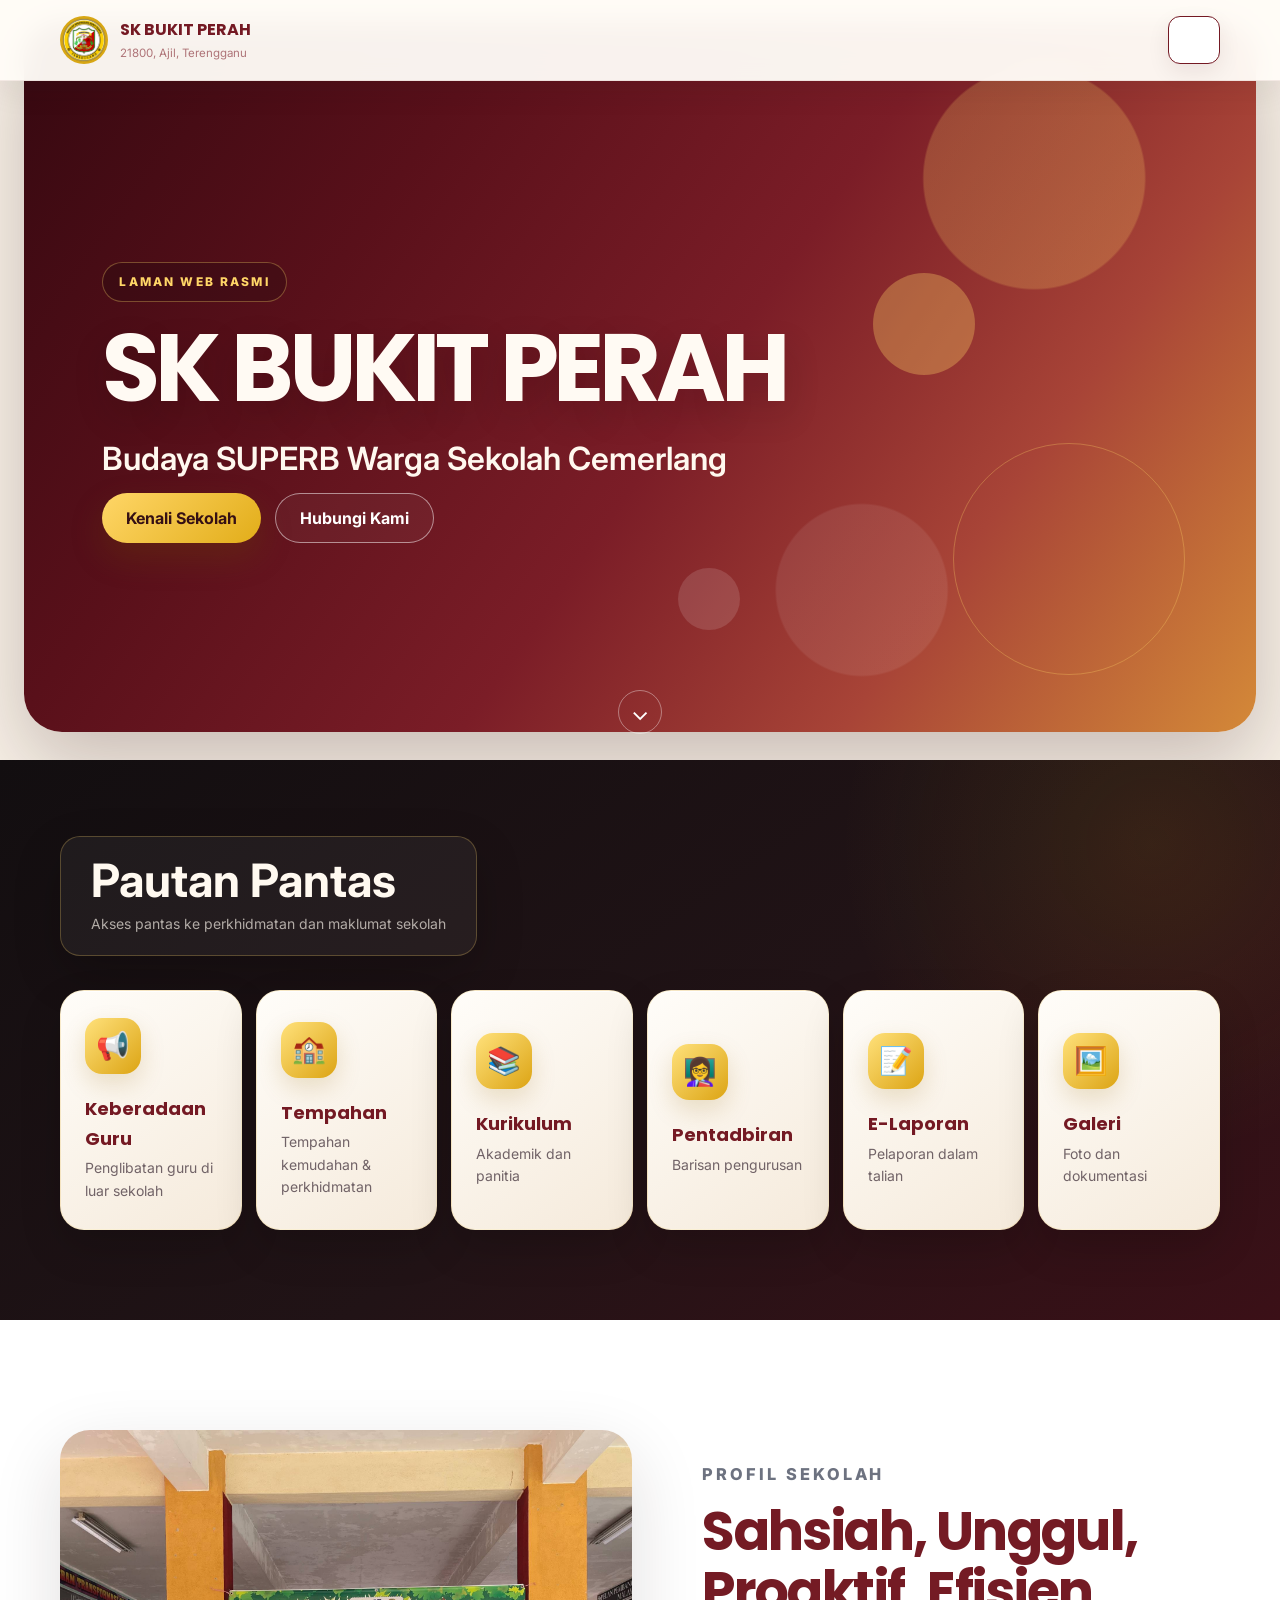
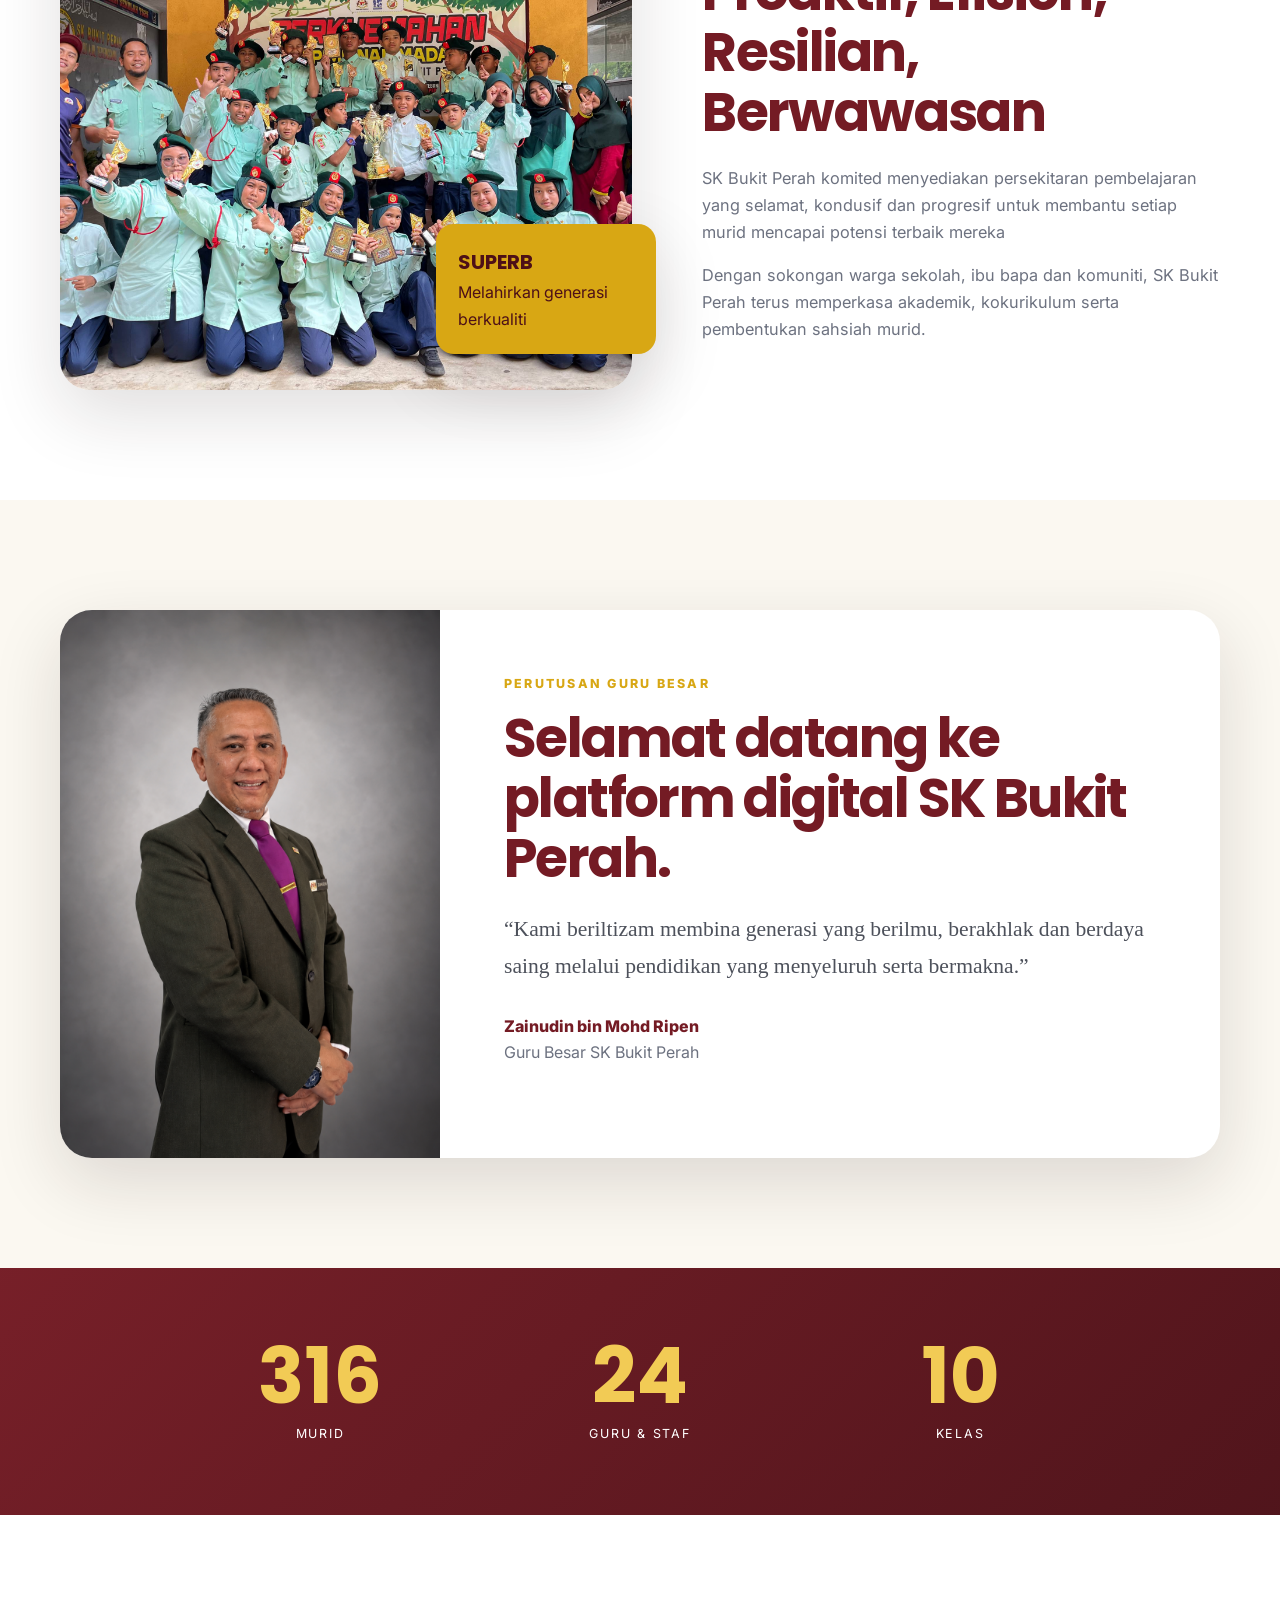
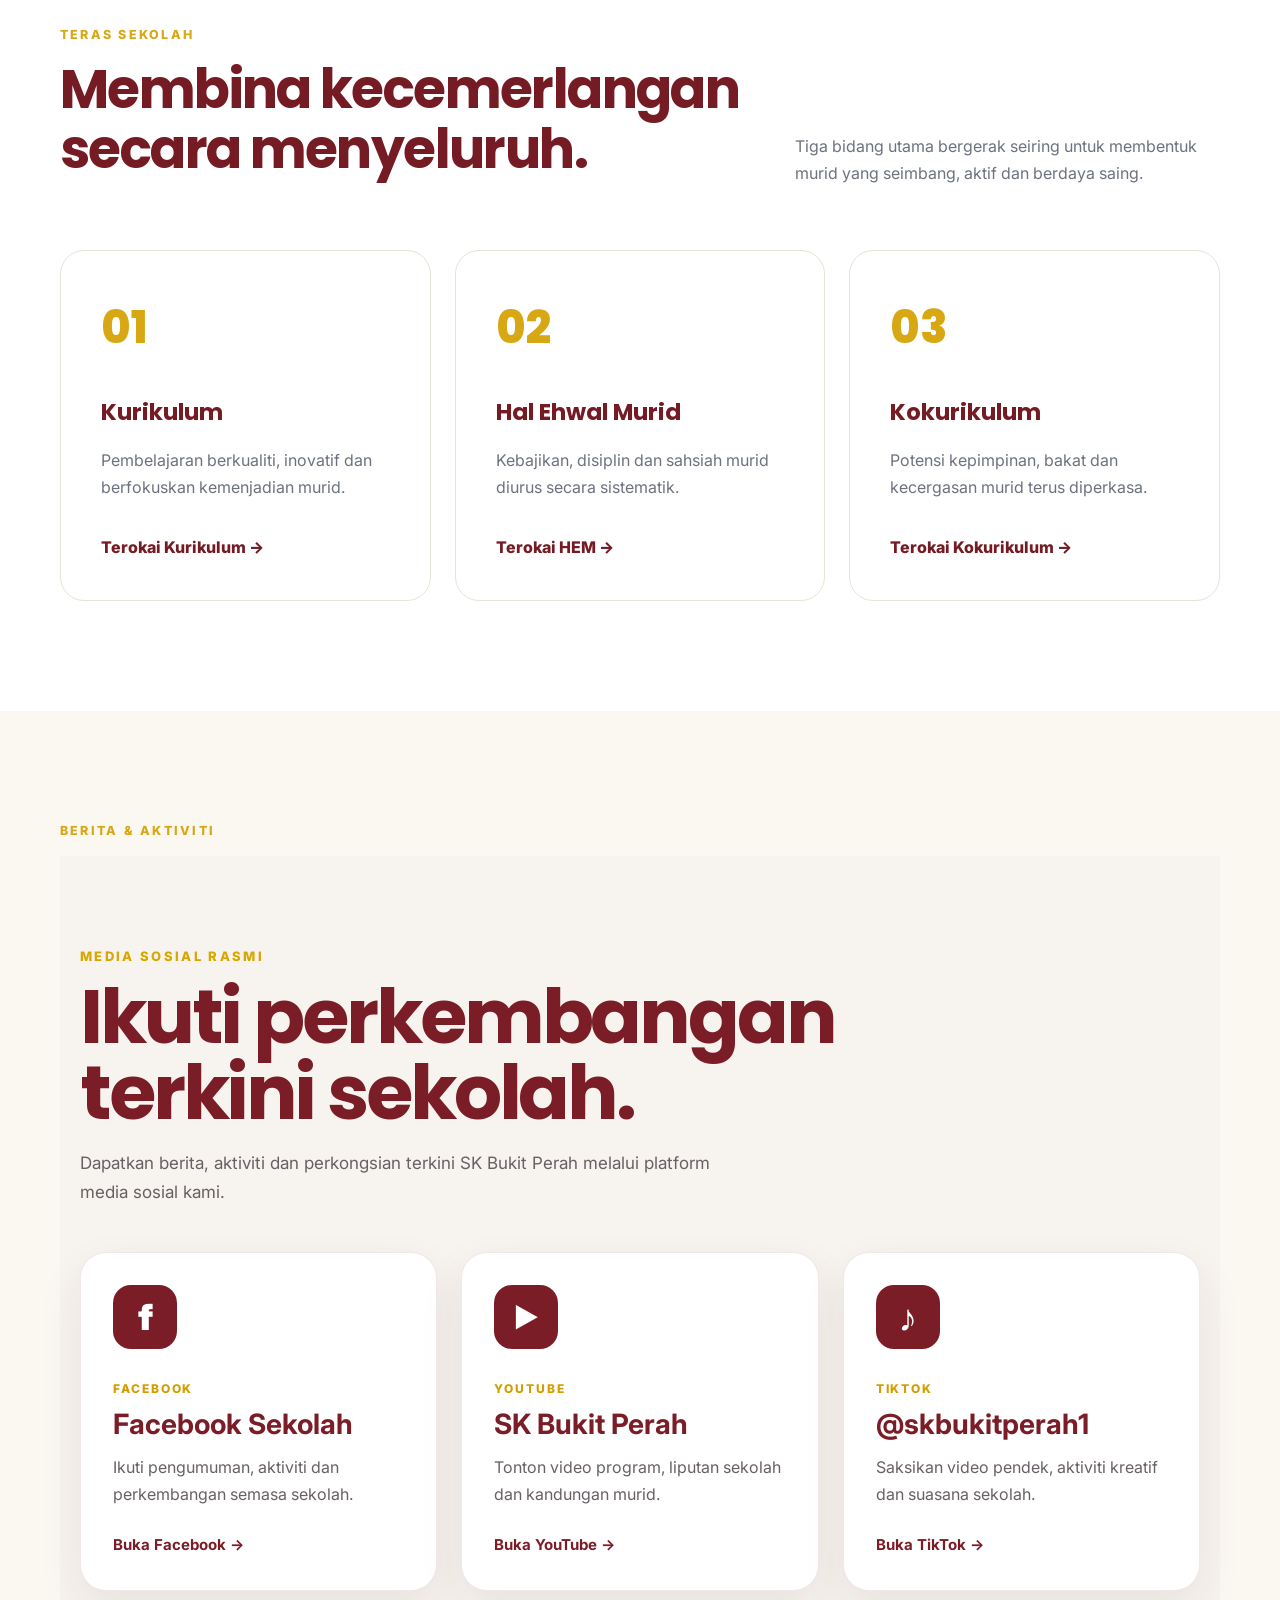
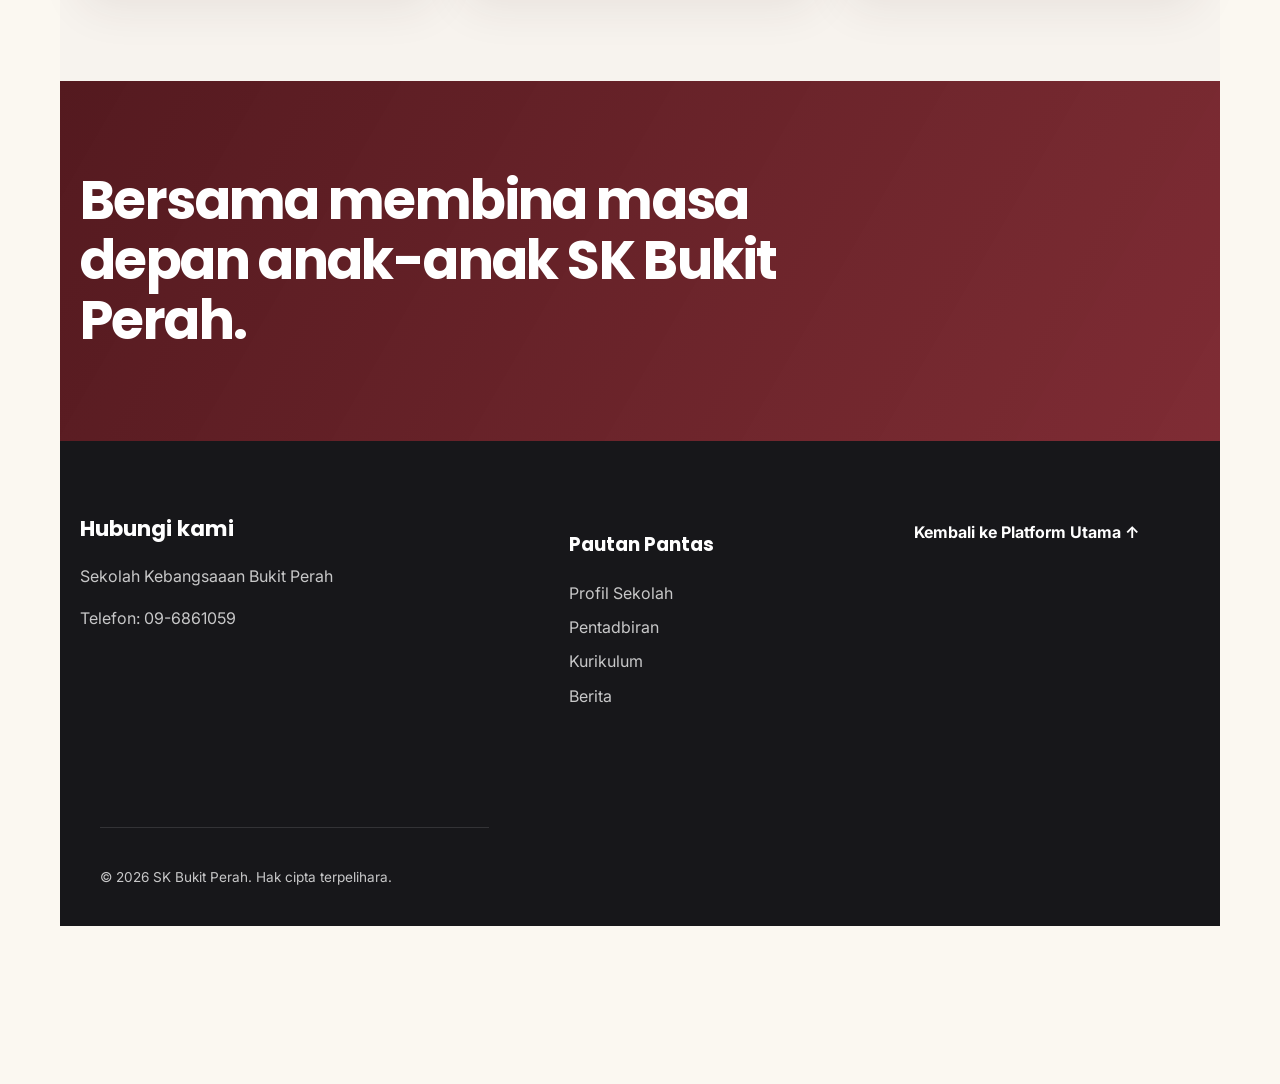
<file: index.html>
<!DOCTYPE html>
<html lang="ms">
<head>
  <meta charset="UTF-8">
  <meta name="viewport" content="width=device-width, initial-scale=1.0">
  <meta name="description" content="Laman Web Rasmi SK Bukit Perah, Ajil, Terengganu">
  <title>SK Bukit Perah | Laman Web Rasmi</title>

  <link rel="preconnect" href="https://fonts.googleapis.com">
  <link rel="preconnect" href="https://fonts.gstatic.com" crossorigin>
  <link href="https://fonts.googleapis.com/css2?family=Inter:wght@400;500;600;700&family=Poppins:wght@600;700;800&display=swap" rel="stylesheet">

  <link rel="stylesheet" href="css/style.css">
</head>
<body>

  <!-- NAVIGATION -->
  <header class="site-header" id="top">
    <div class="container nav-wrap">
      <a class="brand" href="#top" aria-label="SK Bukit Perah">
        <div class="brand-logo"><img src="images/gallery/Logoskbp.png" alt="Logo SK Bukit Perah"></div>
        <div>
          <strong>SK BUKIT PERAH</strong>
          <span>21800, Ajil, Terengganu</span>
        </div>
      </a>

      <button class="menu-toggle" aria-label="Buka menu" aria-expanded="false">
        <span></span><span></span><span></span>
      </button>

      <nav class="main-nav" aria-label="Navigasi utama">
        <a href="#utama">Utama</a>
        <a href="#profil">Profil</a>
        <a href="pentadbiran.html">Pentadbiran</a>
        <a href="#kurikulum">Kurikulum</a>
        <a href="#kokurikulum">Kokurikulum</a>
        <a href="#berita">Berita</a>
        <a href="#hubungi" class="nav-cta">Hubungi</a>
      </nav>
    </div>
  </header>

  <main>
    <!-- HERO -->
    <section class="hero" id="utama">
      <div class="hero-overlay"></div>
      <div class="container hero-content reveal">
        <p class="eyebrow">LAMAN WEB RASMI</p>
        <h1>SK BUKIT PERAH</h1>
        <p class="hero-motto">Budaya SUPERB Warga Sekolah Cemerlang</p>

        <div class="hero-actions">
          <a class="btn btn-gold" href="#profil">Kenali Sekolah</a>
          <a class="btn btn-outline" href="#hubungi">Hubungi Kami</a>
        </div>
      </div>

      <a href="#akses" class="scroll-cue" aria-label="Skrol ke bawah">⌄</a>
    </section>

    <!-- QUICK ACCESS -->
    <section class="quick-section" id="akses">

  <div class="container">

    <div class="quick-section-heading">
      <h2>Pautan Pantas</h2>
      <p>Akses pantas ke perkhidmatan dan maklumat sekolah</p>
    </div>

    <div class="quick-grid">

        <a class="quick-card reveal" href="Keberadaan-Guru.html">
          <span class="quick-icon">📢</span>
          <strong>Keberadaan Guru</strong>
          <small>Penglibatan guru di luar sekolah</small>
        </a>

        <a class="quick-card reveal" href="tempahan-bilik.html">
  <span class="quick-icon">🏫</span>
  <strong>Tempahan</strong>
  <small>Tempahan kemudahan & perkhidmatan</small>
</a>

        <a class="quick-card reveal" href="#kurikulum">
          <span class="quick-icon">📚</span>
          <strong>Kurikulum</strong>
          <small>Akademik dan panitia</small>
        </a>

        <a class="quick-card reveal" href="#pentadbiran">
          <span class="quick-icon">👩‍🏫</span>
          <strong>Pentadbiran</strong>
          <small>Barisan pengurusan</small>
        </a>

        <a class="quick-card reveal" href="e-laporan.html">
          <span class="quick-icon">📝</span>
          <strong>E-Laporan</strong>
          <small>Pelaporan dalam talian</small>
        </a>

        <a class="quick-card reveal" href="#berita">
          <span class="quick-icon">🖼️</span>
          <strong>Galeri</strong>
          <small>Foto dan dokumentasi</small>
        </a>
      </div>
    </section>

    <!-- INTRO -->
    <section class="section intro-section" id="profil">
      <div class="container split-layout">
        <div class="image-panel reveal">
          <img src="images/gallery/IMG_5521.jpg" alt="Suasana sekolah">
          <div class="image-badge">
            <strong>SUPERB</strong>
            <span>Melahirkan generasi berkualiti</span>
          </div>
        </div>

        <div class="content-panel reveal">
          <p class="section-kicker">PROFIL SEKOLAH</p>
          <h2>Sahsiah,
            Unggul,
            Proaktif,
            Efisien,
            Resilian,
            Berwawasan
          </h2>
          <p>
            SK Bukit Perah komited menyediakan persekitaran pembelajaran yang selamat, kondusif dan progresif untuk membantu setiap murid mencapai potensi terbaik mereka
          </p>
          <p>
            Dengan sokongan warga sekolah, ibu bapa dan komuniti, SK Bukit Perah terus
            memperkasa akademik, kokurikulum serta pembentukan sahsiah murid.
          </p>
        </div>
      </div>
    </section>

    <!-- HEADMASTER MESSAGE -->
    <section class="section principal-section" id="pentadbiran">
      <div class="container principal-card reveal">
        <div class="principal-photo">
          <img src="images/gallery/potraitgb.jpg" alt="Guru Besar">
        </div>
        <div class="principal-copy">
          <p class="section-kicker">PERUTUSAN GURU BESAR</p>
          <h2>Selamat datang ke platform digital SK Bukit Perah.</h2>
          <blockquote>
            “Kami beriltizam membina generasi yang berilmu, berakhlak dan
            berdaya saing melalui pendidikan yang menyeluruh serta bermakna.”
          </blockquote>
          <p class="principal-name">Zainudin bin Mohd Ripen</p>
          <span>Guru Besar SK Bukit Perah</span>
        </div>
      </div>
    </section>

    <!-- STATS -->
    <section class="stats-section">
      <div class="container stats-grid">
        <div class="stat reveal">
          <strong class="counter" data-target="547">0</strong>
          <span>Murid</span>
        </div>
        <div class="stat reveal">
          <strong class="counter" data-target="43">0</strong>
          <span>Guru & Staf</span>
        </div>
        <div class="stat reveal">
          <strong class="counter" data-target="18">0</strong>
          <span>Kelas</span>
        </div>

        </div>
</section>

    <!-- PROGRAMMES -->
    <section class="section programmes" id="kurikulum">
      <div class="container">
        <div class="section-heading reveal">
          <div>
            <p class="section-kicker">TERAS SEKOLAH</p>
            <h2>Membina kecemerlangan secara menyeluruh.</h2>
          </div>
          <p>
            Tiga bidang utama bergerak seiring untuk membentuk murid yang
            seimbang, aktif dan berdaya saing.
          </p>
        </div>

        <div class="programme-grid">
          <article class="programme-card reveal">
            <span>01</span>
            <h3>Kurikulum</h3>
            <p>Pembelajaran berkualiti, inovatif dan berfokuskan kemenjadian murid.</p>
            <a href="#">Terokai Kurikulum →</a>
          </article>

          <article class="programme-card reveal">
            <span>02</span>
            <h3>Hal Ehwal Murid</h3>
            <p>Kebajikan, disiplin dan sahsiah murid diurus secara sistematik.</p>
            <a href="#">Terokai HEM →</a>
          </article>

          <article class="programme-card reveal" id="kokurikulum">
            <span>03</span>
            <h3>Kokurikulum</h3>
            <p>Potensi kepimpinan, bakat dan kecergasan murid terus diperkasa.</p>
           <a href="https://datastudio.google.com/reporting/d392768a-84d9-4464-ace5-67437aeb068f/page/o9lkD"
   target="_blank"
   rel="noopener noreferrer"
   class="card-link">
  Terokai Kokurikulum →
</a>
          </article>
        </div>
      </div>
    </section>

    <!-- NEWS -->
    <section class="section news-section" id="berita">
      <div class="container">
        <div class="section-heading reveal">
          <div>
            <p class="section-kicker">BERITA & AKTIVITI</p>
            <!-- MEDIA SOSIAL -->
<section class="social-section" id="berita">
  <div class="container">

    <div class="social-heading">
      <p class="social-eyebrow">MEDIA SOSIAL RASMI</p>

      <h2>Ikuti perkembangan terkini sekolah.</h2>

      <p>
        Dapatkan berita, aktiviti dan perkongsian terkini
        SK Bukit Perah melalui platform media sosial kami.
      </p>
    </div>

    <div class="social-grid">

      <!-- FACEBOOK -->
      <a
        class="social-card"
        href="https://www.facebook.com/zakiah.abdullah.9883"
        target="_blank"
        rel="noopener noreferrer"
      >
        <span class="social-icon">f</span>

        <div class="social-card-content">
          <small>FACEBOOK</small>
          <h3>Facebook Sekolah</h3>

          <p>
            Ikuti pengumuman, aktiviti dan perkembangan semasa sekolah.
          </p>

          <strong>Buka Facebook →</strong>
        </div>
      </a>


      <!-- YOUTUBE -->
      <a
        class="social-card"
        href="https://www.youtube.com/@skbukitperah"
        target="_blank"
        rel="noopener noreferrer"
      >
        <span class="social-icon social-icon-youtube">▶</span>

        <div class="social-card-content">
          <small>YOUTUBE</small>
          <h3>SK Bukit Perah</h3>

          <p>
            Tonton video program, liputan sekolah dan kandungan murid.
          </p>

          <strong>Buka YouTube →</strong>
        </div>
      </a>


      <!-- TIKTOK -->
      <a
        class="social-card"
        href="https://www.tiktok.com/@skbukitperah1?_r=1&amp;_t=ZS-985F4hYOdGO"
        target="_blank"
        rel="noopener noreferrer"
      >
        <span class="social-icon social-icon-tiktok">♪</span>

        <div class="social-card-content">
          <small>TIKTOK</small>
          <h3>@skbukitperah1</h3>

          <p>
            Saksikan video pendek, aktiviti kreatif dan suasana sekolah.
          </p>

          <strong>Buka TikTok →</strong>
        </div>
      </a>

    </div>
  </div>
</section>

    <!-- CTA -->
    <section class="cta-section" id="hubungi">
      <div class="container cta-wrap reveal">
        <div>
        
          <h2>Bersama membina masa depan anak-anak SK Bukit Perah.</h2>
        </div>
        </section>

  <!-- FOOTER -->
  <footer class="site-footer">
    <div class="container footer-grid">
      <div>
        <div class="footer-brand">Hubungi kami</div>
        <p>Sekolah Kebangsaaan Bukit Perah</p>
        <p>Telefon: 09-6861059</p>
      </div>

      <div>
        <h3>Pautan Pantas</h3>
        <a href="#profil">Profil Sekolah</a>
        <a href="pentadbiran.html">Pentadbiran</a>
        <a href="#kurikulum">Kurikulum</a>
        <a href="#berita">Berita</a>
      </div>

    <div>
  <a
    href="#"
    class="footer-platform-link"
    onclick="window.scrollTo({ top: 0, behavior: 'smooth' }); return false;"
  >
    Kembali ke Platform Utama ↑
  </a>
</div>

<div class="container footer-bottom">
  <p>© <span id="currentYear"></span> SK Bukit Perah. Hak cipta terpelihara.</p>
</div> 
    </div>
  </footer>

  <script src="js/script.js"></script>
</body>
</html>
</file>
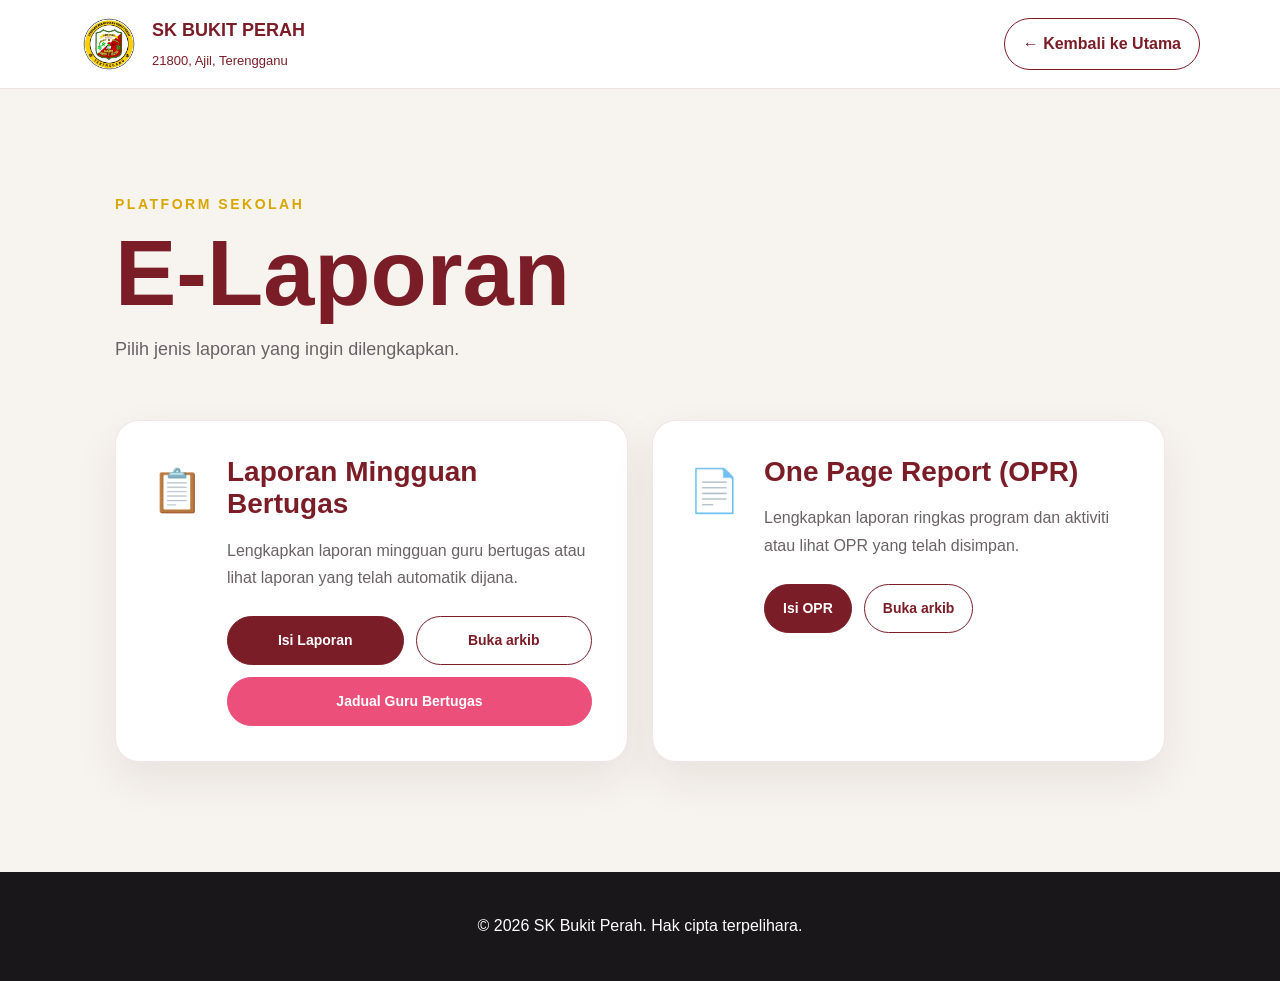
<file: e-laporan.html>
<!DOCTYPE html>
<html lang="ms">
<head>
  <meta charset="UTF-8">
  <meta name="viewport" content="width=device-width, initial-scale=1.0">

  <title>E-Laporan | SK Bukit Perah</title>

  <link rel="stylesheet" href="css/style.css">
</head>

<body class="report-page">

  <header class="report-header">
    <div class="report-header-inner">

      <a href="index.html" class="report-brand">
        <img src="images/gallery/Logoskbp.png" alt="Logo SK Bukit Perah">

        <div>
          <strong>SK BUKIT PERAH</strong>
          <span>21800, Ajil, Terengganu</span>
        </div>
      </a>

      <a href="index.html" class="report-home-button">
        ← Kembali ke Utama
      </a>

    </div>
  </header>

  <main class="report-main">

    <section class="report-hero">
      <p class="report-eyebrow">PLATFORM SEKOLAH</p>

      <h1>E-Laporan</h1>

      <p>
        Pilih jenis laporan yang ingin dilengkapkan.
      </p>
    </section>

    <section class="report-grid">

  <!-- LAPORAN MINGGUAN BERTUGAS -->
  <article class="report-card">
    <span class="report-icon">📋</span>

    <div>
      <h2>Laporan Mingguan Bertugas</h2>

      <p>
        Lengkapkan laporan mingguan guru bertugas atau lihat
        laporan yang telah automatik dijana.
      </p>

     <div class="report-actions report-actions-weekly">

  <a
    href="https://docs.google.com/forms/d/e/1FAIpQLScp4AqDWmK-AVWJxi-OouRnYc7dGQ_QPrc44kgF3DxSiSQW6A/viewform"
    target="_blank"
    rel="noopener noreferrer"
    class="report-btn report-btn-primary"
  >
    Isi Laporan
  </a>

  <a
    href="https://drive.google.com/drive/folders/1xxX1JDHdRwpF8_v2BBh97WLX6shacl-C"
    target="_blank"
    rel="noopener noreferrer"
    class="report-btn report-btn-secondary"
  >
    Buka arkib
  </a>

  <a
    href="https://docs.google.com/spreadsheets/d/1_q_IHZYESZcLaD-i3Kj3R9hyWFH-PoYOkb7OI4cT6dE/edit?usp=sharing"
    target="_blank"
    rel="noopener noreferrer"
    class="report-btn report-btn-pink"
  >
    Jadual Guru Bertugas
  </a>

</div>
  </article>


  <!-- ONE PAGE REPORT -->
  <article class="report-card">
    <span class="report-icon">📄</span>

    <div>
      <h2>One Page Report (OPR)</h2>

      <p>
        Lengkapkan laporan ringkas program dan aktiviti atau lihat
        OPR yang telah disimpan.
      </p>

      <div class="report-actions">
        <a
          href="https://www.canva.com/design/DAHAJOl8jgs/-rrZAY0DR__xI98lPHaDVg/edit?utm_content=DAHAJOl8jgs&utm_campaign=designshare&utm_medium=link2&utm_source=sharebutton"
          target="_blank"
          rel="noopener noreferrer"
          class="report-btn report-btn-primary"
        >
          Isi OPR
        </a>

        <a
          href="https://drive.google.com/drive/folders/1lkHsml003hwN1thacS2xzhAvHAwek5LV"
          target="_blank"
          rel="noopener noreferrer"
          class="report-btn report-btn-secondary"
        >
          Buka arkib
        </a>
      </div>
    </div>
  </article>

</section>

  </main>

  <footer class="report-footer">
    <p>© 2026 SK Bukit Perah. Hak cipta terpelihara.</p>
  </footer>

</body>
</html>
</file>
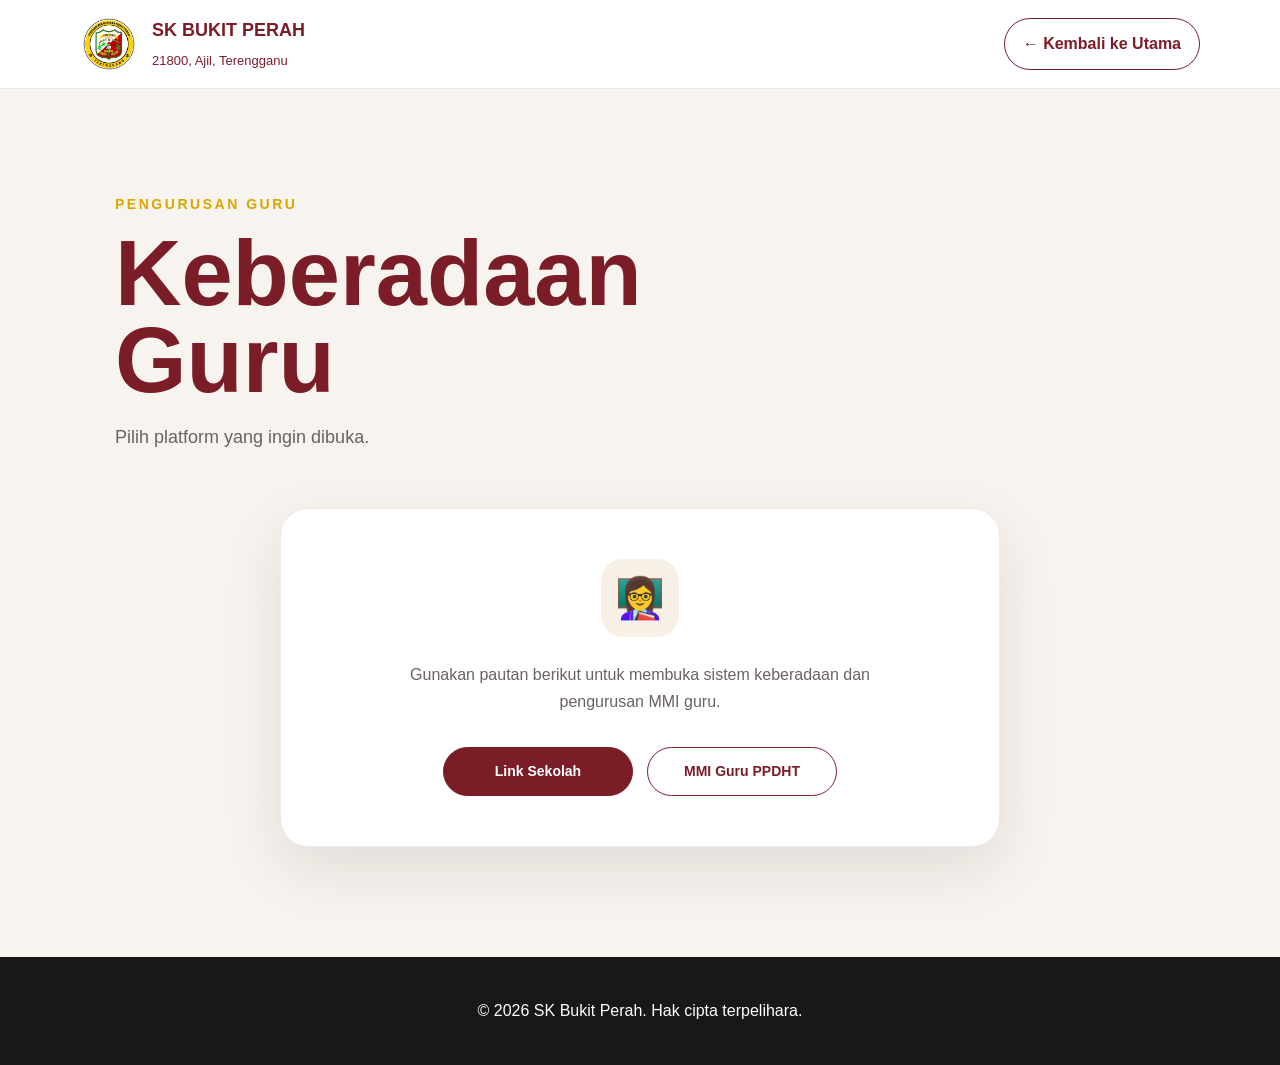
<file: Keberadaan-Guru.html>
<!DOCTYPE html>
<html lang="ms">
<head>
  <meta charset="UTF-8">

  <meta
    name="viewport"
    content="width=device-width, initial-scale=1.0"
  >

  <title>Keberadaan Guru | SK Bukit Perah</title>

  <link rel="stylesheet" href="css/style.css">
</head>

<body class="report-page">

  <header class="report-header">
    <div class="report-header-inner">

      <a href="index.html" class="report-brand">
        <img
          src="images/gallery/Logoskbp.png"
          alt="Logo SK Bukit Perah"
        >

        <div>
          <strong>SK BUKIT PERAH</strong>
          <span>21800, Ajil, Terengganu</span>
        </div>
      </a>

      <a href="index.html" class="report-home-button">
        ← Kembali ke Utama
      </a>

    </div>
  </header>


  <main class="report-main">

    <section class="report-hero">
      <p class="report-eyebrow">PENGURUSAN GURU</p>

      <h1>Keberadaan Guru</h1>

      <p>
        Pilih platform yang ingin dibuka.
      </p>
    </section>


    <section class="teacher-link-panel">

      <div class="teacher-link-icon">👩‍🏫</div>

      <p>
        Gunakan pautan berikut untuk membuka sistem keberadaan
        dan pengurusan MMI guru.
      </p>

      <div class="teacher-link-actions">

        <a
          href="https://docs.google.com/spreadsheets/d/1A0ONsE0MCCHpkCN_YDdz2wf0doi2cowKlDV3aJ3g4yY/edit?gid=1317507135#gid=1317507135"
          target="_blank"
          rel="noopener noreferrer"
          class="report-btn report-btn-primary"
        >
          Link Sekolah
        </a>

        <a
          href="https://www.appsheet.com/start/5a372295-3d39-47a0-8b13-664fa19565ed?platform=desktop#appName=MMIGURUPPDHT-477361014&vss=[base64]&view=E-GURU%20PPDHT"
          target="_blank"
          rel="noopener noreferrer"
          class="report-btn report-btn-secondary"
        >
          MMI Guru PPDHT
        </a>

      </div>

    </section>

  </main>


  <footer class="report-footer">
    <p>© 2026 SK Bukit Perah. Hak cipta terpelihara.</p>
  </footer>

</body>
</html>
</file>
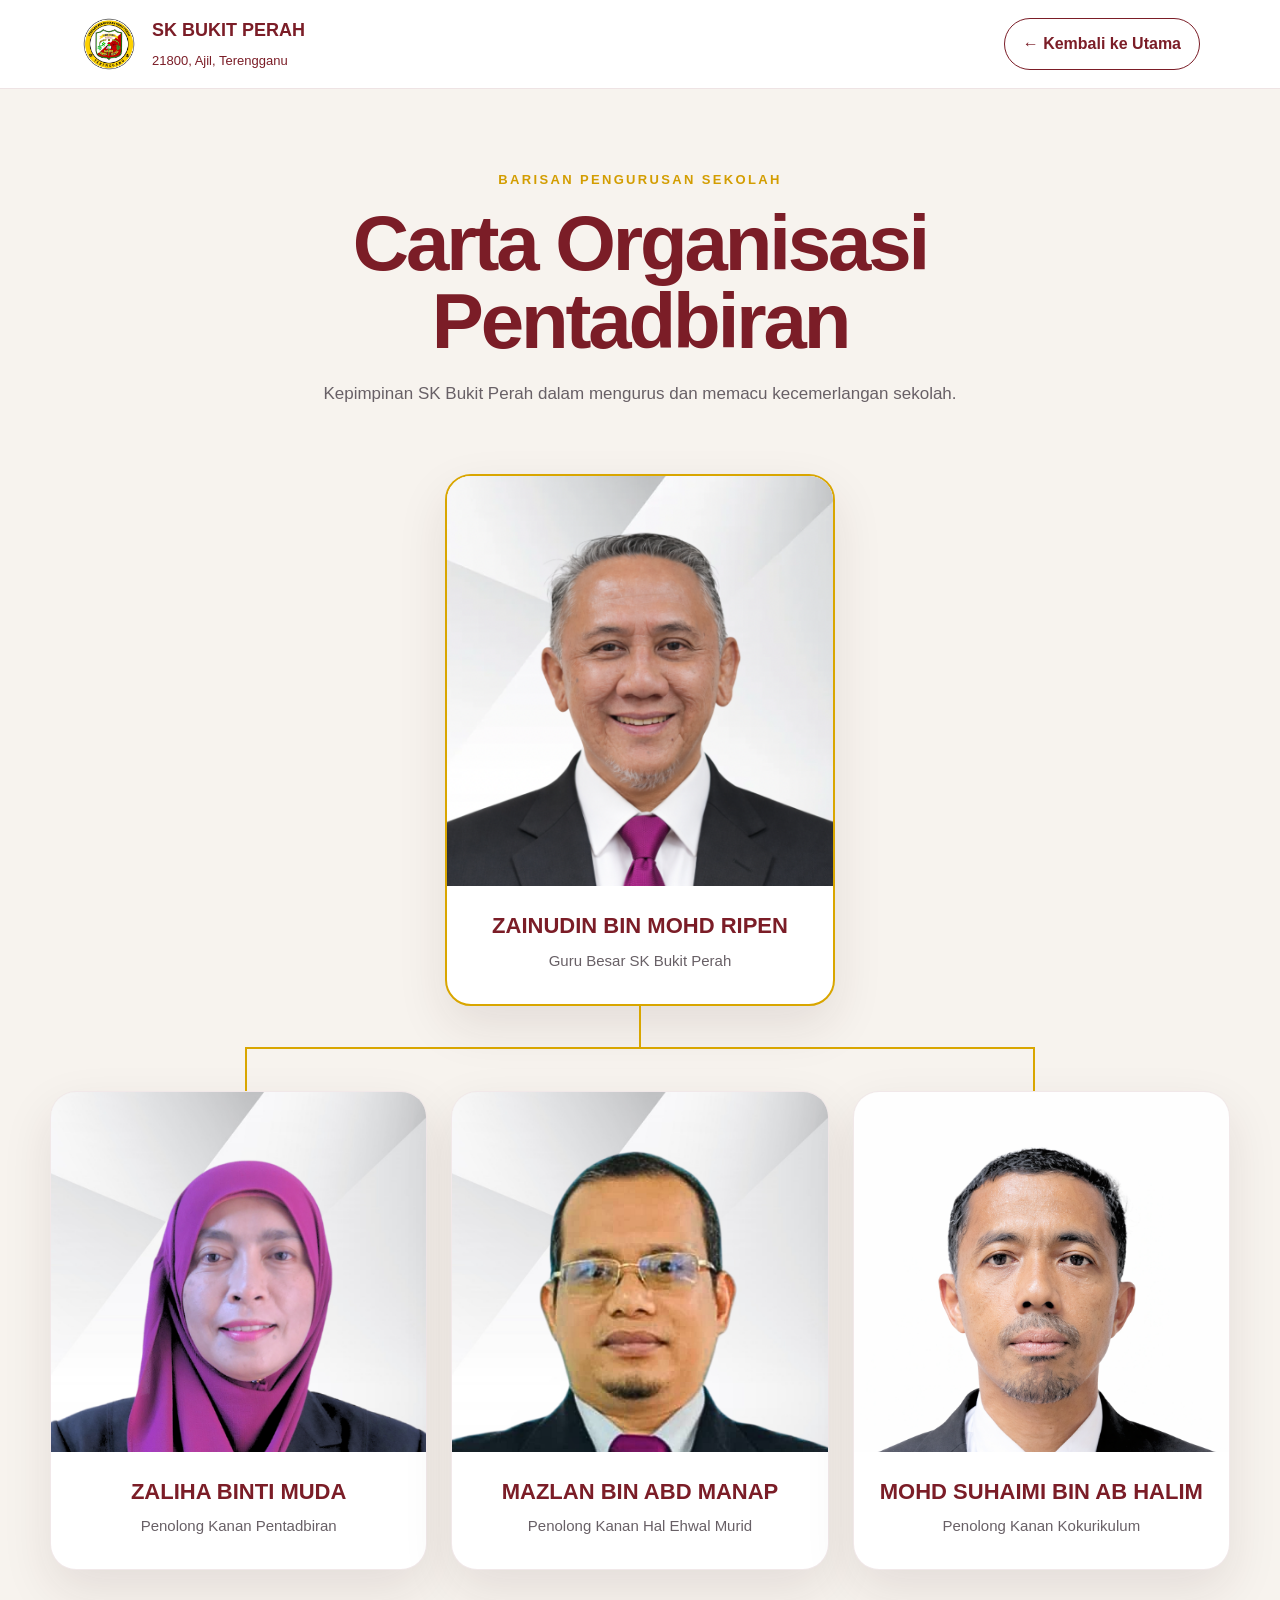
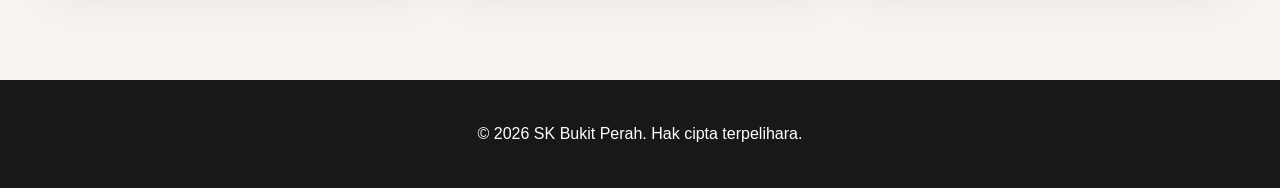
<file: pentadbiran.html>
<!DOCTYPE html>
<html lang="ms">
<head>
  <meta charset="UTF-8">

  <meta
    name="viewport"
    content="width=device-width, initial-scale=1.0"
  >

  <title>Pentadbiran | SK Bukit Perah</title>

  <link rel="stylesheet" href="css/style.css">
</head>

<body class="report-page">

  <!-- HEADER -->
  <header class="report-header">
    <div class="report-header-inner">

      <a href="index.html" class="report-brand">
        <img
          src="images/gallery/Logoskbp.png"
          alt="Logo SK Bukit Perah"
        >

        <div>
          <strong>SK BUKIT PERAH</strong>
          <span>21800, Ajil, Terengganu</span>
        </div>
      </a>

      <a href="index.html" class="report-home-button">
        ← Kembali ke Utama
      </a>

    </div>
  </header>


  <main class="administration-main">

    <!-- TAJUK -->
    <section class="administration-heading">
      <p>BARISAN PENGURUSAN SEKOLAH</p>

      <h1>Carta Organisasi Pentadbiran</h1>

      <span>
        Kepimpinan SK Bukit Perah dalam mengurus dan memacu
        kecemerlangan sekolah.
      </span>
    </section>


    <!-- CARTA ORGANISASI -->
    <section class="organisation-chart">

      <!-- GURU BESAR -->
      <div class="organisation-top">

        <article class="administrator-card administrator-card-main">

          <div class="administrator-photo">
            <img
              src="images/pentadbir/guru-besar.png"
              alt="Guru Besar SK Bukit Perah"
            >
          </div>

          <div class="administrator-information">

            <h2>ZAINUDIN BIN MOHD RIPEN</h2>

            <p>Guru Besar SK Bukit Perah</p>
          </div>

        </article>

      </div>


      <!-- GARIS CARTA -->
      <div class="organisation-connector">
        <span></span>
      </div>


      <!-- PENOLONG KANAN -->
      <div class="organisation-team">

        <!-- PK PENTADBIRAN -->
        <article class="administrator-card">

          <div class="administrator-photo">
            <img
              src="images/pentadbir/pk-pentadbiran.png"
              alt="Penolong Kanan Pentadbiran"
            >
          </div>

          <div class="administrator-information">

            <h2>ZALIHA BINTI MUDA</h2>

            <p>Penolong Kanan Pentadbiran</p>
          </div>

        </article>


        <!-- PK HAL EHWAL MURID -->
        <article class="administrator-card">

          <div class="administrator-photo">
            <img
              src="images/pentadbir/pk-hem.png"
              alt="Penolong Kanan Hal Ehwal Murid"
            >
          </div>

          <div class="administrator-information">

            <h2>MAZLAN BIN ABD MANAP</h2>

            <p>Penolong Kanan Hal Ehwal Murid</p>
          </div>

        </article>


        <!-- PK KOKURIKULUM -->
        <article class="administrator-card">

          <div class="administrator-photo">
            <img
              src="images/pentadbir/pk-kokurikulum.png"
              alt="Penolong Kanan Kokurikulum"
            >
          </div>

          <div class="administrator-information">

            <h2>MOHD SUHAIMI BIN AB HALIM</h2>

            <p>Penolong Kanan Kokurikulum</p>
          </div>

        </article>

      </div>

    </section>

  </main>


  <footer class="report-footer">
    <p>© 2026 SK Bukit Perah. Hak cipta terpelihara.</p>
  </footer>

</body>
</html>
</file>
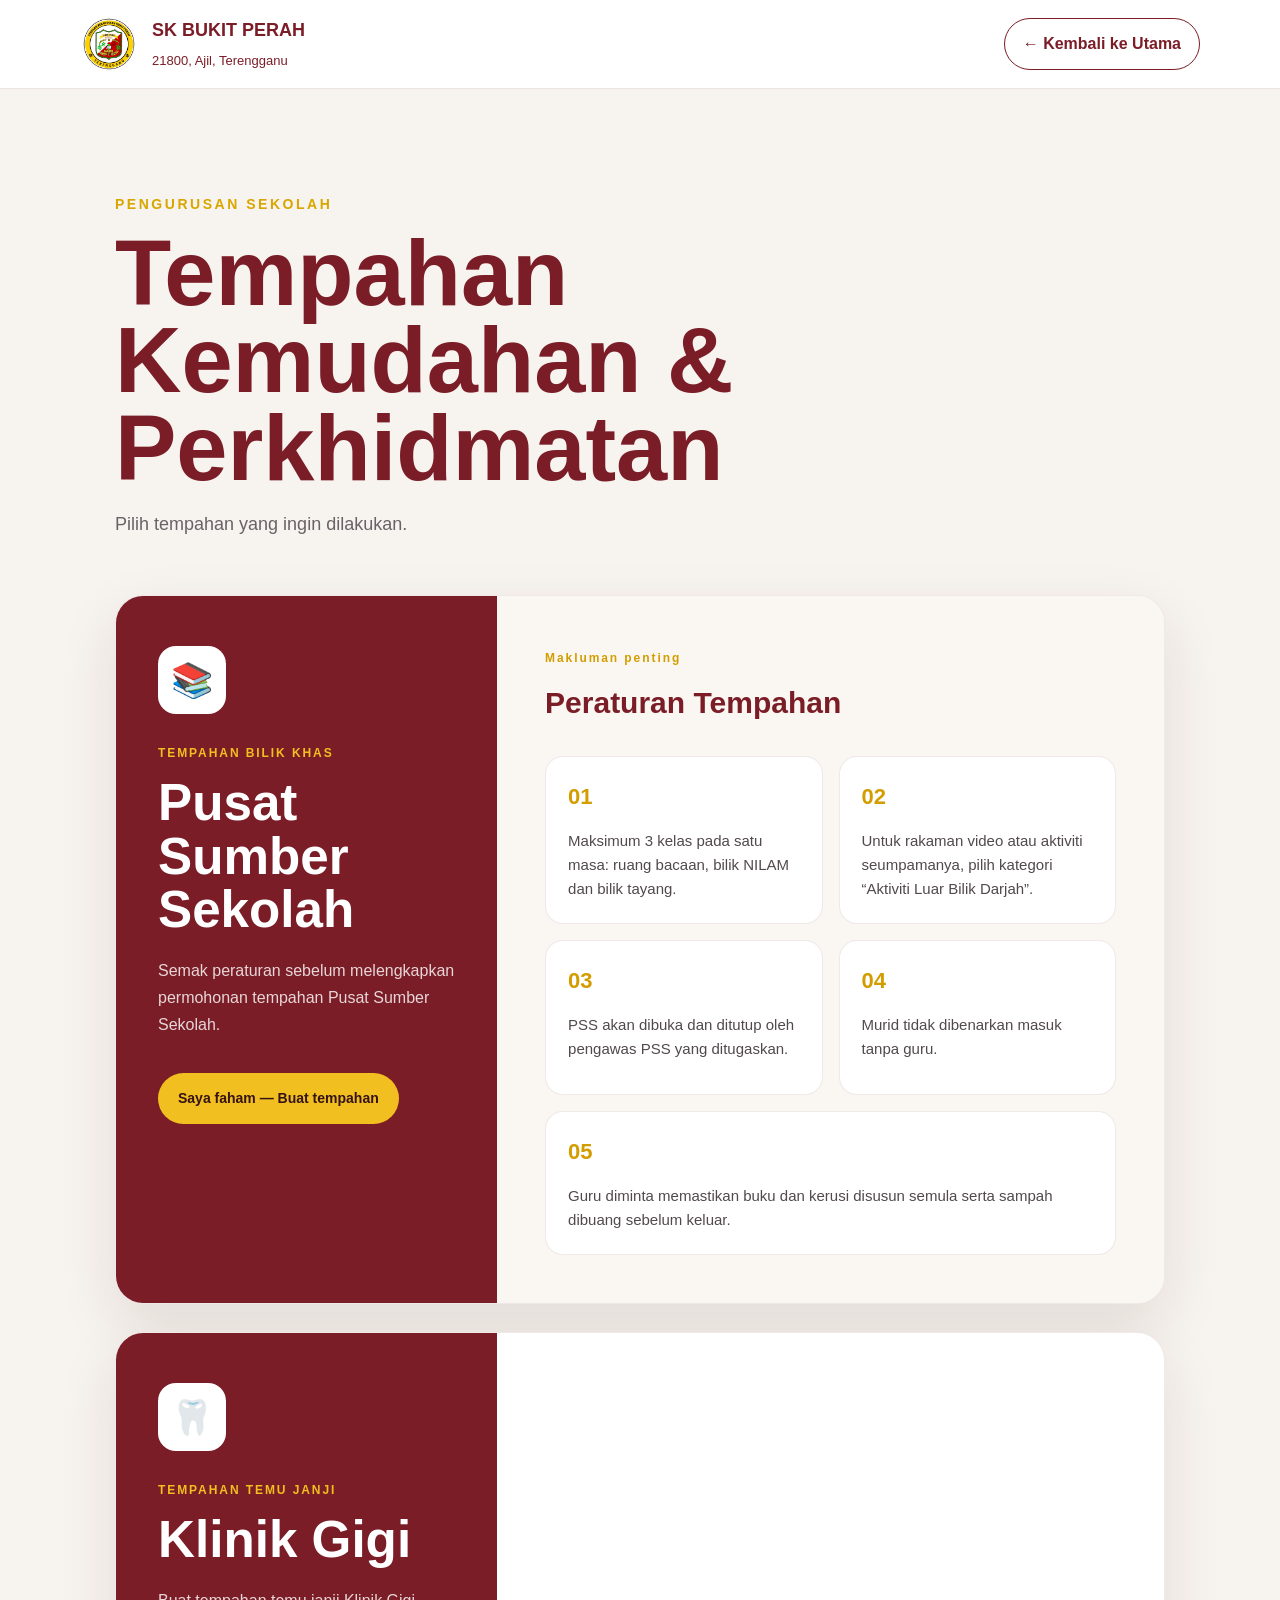
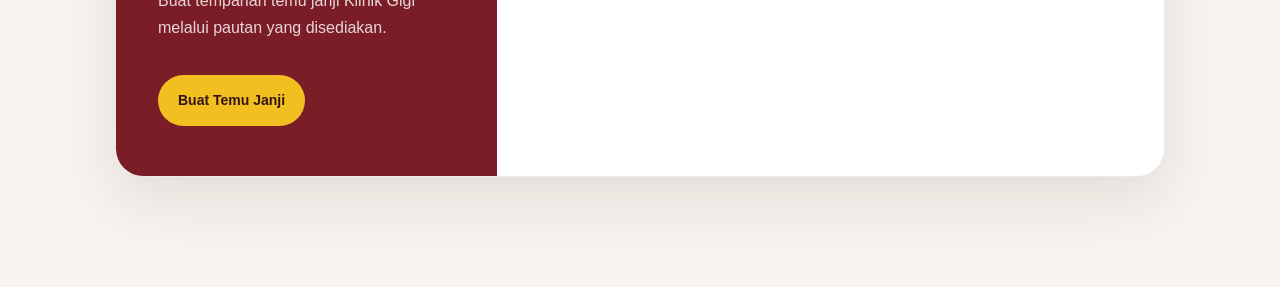
<file: tempahan-bilik.html>
<!DOCTYPE html>
<html lang="ms">
<head>
  <meta charset="UTF-8">

  <meta
    name="viewport"
    content="width=device-width, initial-scale=1.0"
  >

  <title>Tempahan Kemudahan & Perkhidmatan | SK Bukit Perah</title>

  <link rel="stylesheet" href="css/style.css">
</head>

<body class="report-page">

  <header class="report-header">
    <div class="report-header-inner">

      <a href="index.html" class="report-brand">
        <img
          src="images/gallery/Logoskbp.png"
          alt="Logo SK Bukit Perah"
        >

        <div>
          <strong>SK BUKIT PERAH</strong>
          <span>21800, Ajil, Terengganu</span>
        </div>
      </a>

      <a href="index.html" class="report-home-button">
        ← Kembali ke Utama
      </a>

    </div>
  </header>


  <main class="report-main">

    <section class="report-hero">
      <p class="report-eyebrow">PENGURUSAN SEKOLAH</p>

      <h1>Tempahan Kemudahan & Perkhidmatan</h1>

      <p>
        Pilih tempahan yang ingin dilakukan.
      </p>
    </section>


    <section class="report-grid booking-grid">

      <article class="booking-card">

  <div class="booking-intro">
    <span class="booking-icon">📚</span>

    <p class="booking-label">TEMPAHAN BILIK KHAS</p>

    <h2>Pusat Sumber Sekolah</h2>

    <p class="booking-description">
      Semak peraturan sebelum melengkapkan permohonan
      tempahan Pusat Sumber Sekolah.
    </p>

    <a
      href="https://docs.google.com/spreadsheets/d/1T6GJjGnxvRh-smyCjfk7HU1rX__RUW-40tgN5kMAVss/edit?gid=0#gid=0"
      target="_blank"
      rel="noopener noreferrer"
      class="booking-button"
    >
      Saya faham — Buat tempahan
    </a>
  </div>


  <div class="booking-rules-panel">

    <div class="booking-rules-heading">
      <span>Makluman penting</span>
      <h3>Peraturan Tempahan</h3>
    </div>

    <div class="booking-rule-grid">

      <div class="booking-rule">
        <strong>01</strong>
        <p>
          Maksimum 3 kelas pada satu masa: ruang bacaan,
          bilik NILAM dan bilik tayang.
        </p>
      </div>

      <div class="booking-rule">
        <strong>02</strong>
        <p>
          Untuk rakaman video atau aktiviti seumpamanya,
          pilih kategori “Aktiviti Luar Bilik Darjah”.
        </p>
      </div>

      <div class="booking-rule">
        <strong>03</strong>
        <p>
          PSS akan dibuka dan ditutup oleh pengawas PSS
          yang ditugaskan.
        </p>
      </div>

      <div class="booking-rule">
        <strong>04</strong>
        <p>
          Murid tidak dibenarkan masuk tanpa guru.
        </p>
      </div>

      <div class="booking-rule booking-rule-wide">
        <strong>05</strong>
        <p>
          Guru diminta memastikan buku dan kerusi disusun semula
          serta sampah dibuang sebelum keluar.
        </p>
      </div>

    </div>
  </div>

</article>

<article class="booking-card">

  <div class="booking-intro">
    <span class="booking-icon">🦷</span>

    <p class="booking-label">TEMPAHAN TEMU JANJI</p>

    <h2>Klinik Gigi</h2>

    <p class="booking-description">
      Buat tempahan temu janji Klinik Gigi melalui pautan yang disediakan.
    </p>

    <a
      href="https://docs.google.com/spreadsheets/d/1GBjibmgcMlbRrxzdnJLnmqdIjvyuuDOSz8VdbnlY9a0/edit?usp=sharing"
      target="_blank"
      rel="noopener noreferrer"
      class="booking-button"
    >
      Buat Temu Janji
    </a>
  </div>

</article>
</file>
<file: css/style.css>
/* =========================================================
   SK BUKIT PERAH — PREMIUM CORPORATE SCHOOL
   ========================================================= */

:root {
  --maroon: #741b24;
  --maroon-dark: #4d1017;
  --gold: #d8a714;
  --gold-light: #f2cb55;
  --cream: #fbf8f1;
  --white: #ffffff;
  --ink: #1f2430;
  --muted: #6d7280;
  --line: #e8e3d7;
  --shadow: 0 24px 70px rgba(36, 22, 18, 0.14);
  --radius: 24px;
}

* {
  box-sizing: border-box;
}

html {
  scroll-behavior: smooth;
}

body {
  margin: 0;
  font-family: "Inter", sans-serif;
  color: var(--ink);
  background: var(--white);
  line-height: 1.65;
}

img {
  width: 100%;
  display: block;
}

a {
  color: inherit;
  text-decoration: none;
}

.container {
  width: min(1160px, calc(100% - 40px));
  margin-inline: auto;
}

/* HEADER */
.site-header {
  position: fixed;
  inset: 0 0 auto 0;
  z-index: 1000;
  padding: 16px 0;
  transition: 0.3s ease;
}

.site-header.scrolled {
  background: rgba(255, 255, 255, 0.96);
  box-shadow: 0 10px 30px rgba(0, 0, 0, 0.08);
  backdrop-filter: blur(16px);
}

.nav-wrap {
  display: flex;
  align-items: center;
  justify-content: space-between;
  gap: 24px;
}

.brand {
  display: flex;
  align-items: center;
  gap: 12px;
  color: var(--white);
}

.site-header.scrolled .brand {
  color: var(--maroon);
}

.brand-logo {
  width: 48px;
  height: 48px;
  display: grid;
  place-items: center;
  border-radius: 50%;
  background: var(--gold);
  color: var(--maroon-dark);
  font-weight: 800;
  font-size: 0.75rem;
}

.brand strong,
.brand span {
  display: block;
}

.brand strong {
  font-family: "Poppins", sans-serif;
  font-size: 1rem;
}

.brand span {
  font-size: 0.72rem;
  opacity: 0.8;
}

.main-nav {
  display: flex;
  align-items: center;
  gap: 24px;
  color: var(--white);
  font-weight: 600;
  font-size: 0.92rem;
}

.site-header.scrolled .main-nav {
  color: var(--ink);
}

.main-nav a:hover {
  color: var(--gold);
}

.nav-cta {
  border: 1px solid currentColor;
  border-radius: 999px;
  padding: 10px 18px;
}

.menu-toggle {
  display: none;
  border: 0;
  background: transparent;
  cursor: pointer;
}

.menu-toggle span {
  width: 26px;
  height: 2px;
  display: block;
  margin: 5px 0;
  background: var(--white);
}

.site-header.scrolled .menu-toggle span {
  background: var(--maroon);
}

/* HERO */
.hero {
  min-height: 760px;
  display: grid;
  place-items: center;
  position: relative;
  color: var(--white);
  background:
    linear-gradient(rgba(61, 8, 16, 0.28), rgba(61, 8, 16, 0.28)),
    url("https://images.unsplash.com/photo-1523050854058-8df90110c9f1?auto=format&fit=crop&w=2000&q=85")
    center/cover no-repeat;
}

.hero-overlay {
  position: absolute;
  inset: 0;
  background:
    radial-gradient(circle at 25% 30%, rgba(216, 167, 20, 0.18), transparent 34%),
    linear-gradient(90deg, rgba(56, 7, 13, 0.92), rgba(86, 18, 29, 0.58), rgba(0, 0, 0, 0.24));
}

.hero-content {
  position: relative;
  z-index: 2;
  max-width: 760px;
  margin-left: 0;
}

.eyebrow,
.section-kicker {
  margin: 0 0 14px;
  color: var(--gold);
  letter-spacing: 0.18em;
  font-weight: 800;
  font-size: 0.78rem;
}

.hero h1 {
  margin: 0;
  font-family: "Poppins", sans-serif;
  font-size: clamp(3.4rem, 8vw, 6.8rem);
  line-height: 0.98;
  letter-spacing: -0.04em;
}

.hero-motto {
  margin: 20px 0 4px;
  font-size: clamp(1.25rem, 2.8vw, 2rem);
  font-weight: 600;
}

.hero-address {
  margin: 0 0 30px;
  opacity: 0.85;
}

.hero-actions {
  display: flex;
  flex-wrap: wrap;
  gap: 14px;
}

.btn {
  display: inline-flex;
  align-items: center;
  justify-content: center;
  min-height: 50px;
  padding: 0 24px;
  border-radius: 999px;
  font-weight: 700;
  transition: 0.25s ease;
}

.btn:hover {
  transform: translateY(-2px);
}

.btn-gold {
  background: var(--gold);
  color: var(--maroon-dark);
}

.btn-outline {
  border: 1px solid rgba(255,255,255,0.7);
  color: var(--white);
}

.btn-maroon {
  background: var(--maroon);
  color: var(--white);
}

.scroll-cue {
  position: absolute;
  z-index: 3;
  bottom: 26px;
  left: 50%;
  transform: translateX(-50%);
  width: 44px;
  height: 44px;
  display: grid;
  place-items: center;
  border: 1px solid rgba(255,255,255,0.5);
  border-radius: 50%;
  color: var(--white);
  font-size: 1.5rem;
}

/* QUICK ACCESS */
.quick-section {
  margin-top: -72px;
  position: relative;
  z-index: 10;
}

.quick-grid {
  display: grid;
  grid-template-columns: repeat(6, 1fr);
  gap: 14px;
}

.quick-card {
  min-height: 150px;
  padding: 24px 18px;
  display: flex;
  flex-direction: column;
  justify-content: center;
  background: rgba(255,255,255,0.96);
  border: 1px solid rgba(116,27,36,0.08);
  border-radius: 20px;
  box-shadow: 0 20px 55px rgba(59, 25, 19, 0.13);
  transition: 0.3s ease;
}

.quick-card:hover {
  transform: translateY(-8px);
  background: var(--maroon);
  color: var(--white);
}

.quick-icon {
  font-size: 1.9rem;
  margin-bottom: 12px;
}

.quick-card strong {
  font-family: "Poppins", sans-serif;
}

.quick-card small {
  margin-top: 4px;
  color: var(--muted);
  font-size: 0.72rem;
}

.quick-card:hover small {
  color: rgba(255,255,255,0.74);
}

/* SECTIONS */
.section {
  padding: 110px 0;
}

.split-layout {
  display: grid;
  grid-template-columns: 1.05fr 0.95fr;
  align-items: center;
  gap: 70px;
}

.image-panel {
  position: relative;
}

.image-panel img {
  height: 560px;
  object-fit: cover;
  border-radius: 30px;
  box-shadow: var(--shadow);
}

.image-badge {
  position: absolute;
  right: -24px;
  bottom: 36px;
  width: 220px;
  padding: 22px;
  background: var(--gold);
  color: var(--maroon-dark);
  border-radius: 18px;
  box-shadow: var(--shadow);
}

.image-badge strong,
.image-badge span {
  display: block;
}

.image-badge strong {
  font-family: "Poppins", sans-serif;
  font-size: 1.25rem;
}

.content-panel h2,
.section-heading h2,
.principal-copy h2,
.cta-wrap h2 {
  margin: 0 0 22px;
  font-family: "Poppins", sans-serif;
  color: var(--maroon);
  font-size: clamp(2rem, 4.2vw, 3.5rem);
  line-height: 1.12;
  letter-spacing: -0.03em;
}

.content-panel p {
  color: var(--muted);
  font-size: 1.02rem;
}

.text-link {
  display: inline-block;
  margin-top: 14px;
  color: var(--maroon);
  font-weight: 800;
}

/* PRINCIPAL */
.principal-section {
  background: var(--cream);
}

.principal-card {
  display: grid;
  grid-template-columns: 380px 1fr;
  overflow: hidden;
  background: var(--white);
  border-radius: 32px;
  box-shadow: var(--shadow);
}

.principal-photo img {
  height: 100%;
  min-height: 520px;
  object-fit: cover;
}

.principal-copy {
  padding: 64px;
}

.principal-copy blockquote {
  margin: 0 0 28px;
  color: #4d515b;
  font-family: Georgia, serif;
  font-size: 1.35rem;
  line-height: 1.7;
}

.principal-name {
  margin: 0;
  color: var(--maroon);
  font-weight: 800;
}

.principal-copy span {
  display: block;
  color: var(--muted);
  margin-bottom: 28px;
}

/* STATS */
.stats-section {
  padding: 70px 0;
  background:
    linear-gradient(135deg, rgba(116,27,36,0.98), rgba(77,16,23,0.98));
  color: var(--white);
}

.stats-grid {
  display: grid;
  grid-template-columns: repeat(4, 1fr);
  gap: 28px;
  text-align: center;
}

.stat strong {
  display: block;
  color: var(--gold-light);
  font-family: "Poppins", sans-serif;
  font-size: clamp(2.8rem, 6vw, 5rem);
  line-height: 1;
}

.stat span {
  display: block;
  margin-top: 10px;
  text-transform: uppercase;
  letter-spacing: 0.14em;
  font-size: 0.78rem;
}

/* PROGRAMMES */
.programmes {
  background: var(--white);
}

.section-heading {
  display: flex;
  align-items: end;
  justify-content: space-between;
  gap: 50px;
  margin-bottom: 48px;
}

.section-heading > p {
  max-width: 440px;
  color: var(--muted);
}

.programme-grid {
  display: grid;
  grid-template-columns: repeat(3, 1fr);
  gap: 24px;
}

.programme-card {
  padding: 40px;
  min-height: 330px;
  border: 1px solid var(--line);
  border-radius: 24px;
  transition: 0.3s ease;
}

.programme-card:hover {
  transform: translateY(-8px);
  border-color: var(--gold);
  box-shadow: var(--shadow);
}

.programme-card > span {
  color: var(--gold);
  font-family: "Poppins", sans-serif;
  font-size: 2.8rem;
  font-weight: 800;
}

.programme-card h3 {
  margin: 28px 0 12px;
  color: var(--maroon);
  font-family: "Poppins", sans-serif;
  font-size: 1.45rem;
}

.programme-card p {
  color: var(--muted);
}

.programme-card a {
  display: inline-block;
  margin-top: 18px;
  color: var(--maroon);
  font-weight: 800;
}

/* NEWS */
.news-section {
  background: var(--cream);
}

.news-grid {
  display: grid;
  grid-template-columns: repeat(3, 1fr);
  gap: 24px;
}

.news-card {
  overflow: hidden;
  background: var(--white);
  border-radius: 24px;
  box-shadow: 0 18px 48px rgba(35, 22, 18, 0.09);
}

.news-card img {
  height: 250px;
  object-fit: cover;
  transition: 0.45s ease;
}

.news-card:hover img {
  transform: scale(1.05);
}

.news-body {
  padding: 28px;
}

.news-body span {
  color: var(--gold);
  font-size: 0.78rem;
  font-weight: 800;
  text-transform: uppercase;
}

.news-body h3 {
  margin: 10px 0 12px;
  color: var(--maroon);
  font-family: "Poppins", sans-serif;
}

.news-body p {
  color: var(--muted);
}

.news-body a {
  color: var(--maroon);
  font-weight: 800;
}

/* CTA */
.cta-section {
  padding: 90px 0;
  color: var(--white);
  background:
    linear-gradient(120deg, rgba(77,16,23,0.96), rgba(116,27,36,0.92)),
    url("https://images.unsplash.com/photo-1503676260728-1c00da096a0b?auto=format&fit=crop&w=1800&q=80")
    center/cover no-repeat;
}

.cta-wrap {
  display: flex;
  align-items: center;
  justify-content: space-between;
  gap: 40px;
}

.cta-wrap h2 {
  max-width: 760px;
  color: var(--white);
  margin-bottom: 0;
}

.section-kicker.light {
  color: var(--gold-light);
}

/* FOOTER */
.site-footer {
  padding: 70px 0 24px;
  background: #17171a;
  color: rgba(255,255,255,0.76);
}

.footer-grid {
  display: grid;
  grid-template-columns: 1.5fr 1fr 1fr;
  gap: 60px;
}

.footer-brand,
.site-footer h3 {
  color: var(--white);
  font-family: "Poppins", sans-serif;
  font-weight: 700;
}

.footer-brand {
  font-size: 1.35rem;
  margin-bottom: 14px;
}

.site-footer a {
  display: block;
  margin: 8px 0;
}

.site-footer a:hover {
  color: var(--gold);
}

.footer-bottom {
  margin-top: 50px;
  padding-top: 24px;
  display: flex;
  justify-content: space-between;
  gap: 20px;
  border-top: 1px solid rgba(255,255,255,0.12);
  font-size: 0.85rem;
}

/* ANIMATION */
.reveal {
  opacity: 0;
  transform: translateY(28px);
  transition: opacity 0.7s ease, transform 0.7s ease;
}

.reveal.visible {
  opacity: 1;
  transform: translateY(0);
}

/* RESPONSIVE */
@media (max-width: 980px) {
  .menu-toggle {
    display: block;
  }

  .main-nav {
    position: fixed;
    inset: 80px 20px auto 20px;
    display: none;
    flex-direction: column;
    align-items: stretch;
    padding: 24px;
    background: var(--white);
    color: var(--ink);
    border-radius: 18px;
    box-shadow: var(--shadow);
  }

  .main-nav.open {
    display: flex;
  }

  .quick-grid {
    grid-template-columns: repeat(3, 1fr);
  }

  .split-layout,
  .principal-card {
    grid-template-columns: 1fr;
  }

  .principal-photo img {
    min-height: 420px;
  }

  .programme-grid,
  .news-grid {
    grid-template-columns: 1fr 1fr;
  }

  .section-heading {
    align-items: flex-start;
    flex-direction: column;
  }
}

@media (max-width: 680px) {
  .container {
    width: min(100% - 28px, 1160px);
  }

  .hero {
    min-height: 690px;
  }

  .hero-content {
    text-align: center;
  }

  .hero-actions {
    justify-content: center;
  }

  .quick-grid,
  .programme-grid,
  .news-grid,
  .stats-grid,
  .footer-grid {
    grid-template-columns: 1fr;
  }

  .quick-section {
    margin-top: -42px;
  }

  .quick-card {
    min-height: 120px;
  }

  .section {
    padding: 78px 0;
  }

  .image-panel img {
    height: 420px;
  }

  .image-badge {
    right: 12px;
    bottom: 18px;
  }

  .principal-copy {
    padding: 34px 24px;
  }

  .cta-wrap,
  .footer-bottom {
    align-items: flex-start;
    flex-direction: column;
  }
}
/* Betulkan kedudukan tajuk utama */
.hero-content {
  padding-left: clamp(30px, 7vw, 110px);
  padding-right: 30px;
}

.hero h1 {
  max-width: none;
  white-space: nowrap;
  font-size: clamp(58px, 7vw, 110px);
  letter-spacing: -0.04em;
}

/* Untuk telefon, benarkan turun baris supaya tidak terkeluar */
@media (max-width: 700px) {
  .hero-content {
    padding-left: 24px;
    padding-right: 24px;
  }

  .hero h1 {
    white-space: normal;
    font-size: clamp(48px, 16vw, 72px);
  }
}
/* Betulkan dan tengahkan 3 statistik */
.stats-grid {
  grid-template-columns: repeat(3, 1fr);
  max-width: 900px;
  margin: 0 auto;
  gap: 60px;
}

.stat {
  text-align: center;
}

/* Paparan telefon */
@media (max-width: 680px) {
  .stats-grid {
    grid-template-columns: 1fr;
    max-width: 100%;
    gap: 32px;
  }
}
/* Jadikan slogan satu baris pada komputer */
.hero-motto {
  white-space: nowrap;
  max-width: none;
  width: max-content;
  font-size: clamp(24px, 2.4vw, 36px);
}

/* Telefon: benarkan turun baris supaya tak terkeluar skrin */
@media (max-width: 700px) {
  .hero-motto {
    white-space: normal;
    width: auto;
  }
}
/* =========================================
   MENU PANEL UNTUK SEMUA SAIZ SKRIN
   ========================================= */

/* Sentiasa tunjuk butang hamburger */
.menu-toggle {
  display: block !important;
  position: relative;
  z-index: 1002;
  padding: 10px 12px;
  border: 1px solid currentColor;
  border-radius: 12px;
}

/* Sorok senarai menu selagi belum ditekan */
.main-nav {
  position: fixed !important;
  inset: 82px clamp(18px, 5vw, 70px) auto auto !important;

  width: min(320px, calc(100vw - 36px));
  display: none !important;
  flex-direction: column;
  align-items: stretch;
  gap: 5px;

  padding: 18px;
  background: white;
  color: var(--ink) !important;
  border: 1px solid rgba(116, 27, 36, 0.1);
  border-radius: 18px;
  box-shadow: 0 24px 70px rgba(36, 22, 18, 0.2);
  z-index: 1001;
}

/* Keluar apabila butang ditekan */
.main-nav.open {
  display: flex !important;
}

/* Bentuk pilihan di dalam panel */
.main-nav a {
  width: 100%;
  padding: 12px 14px;
  border-radius: 10px;
}

.main-nav a:hover {
  background: var(--cream);
  color: var(--maroon);
}

/* Samakan butang Hubungi dengan menu lain */
.main-nav .nav-cta {
  border: 0;
}
/* =========================================
   HALAMAN E-LAPORAN
   ========================================= */

.report-page {
  min-height: 100vh;
  margin: 0;
  background: #f7f3ee;
  color: #251d1e;
}

.report-header {
  background: #ffffff;
  border-bottom: 1px solid rgba(116, 27, 36, 0.12);
}

.report-header-inner {
  width: min(1120px, calc(100% - 40px));
  min-height: 88px;
  margin: 0 auto;

  display: flex;
  align-items: center;
  justify-content: space-between;
  gap: 30px;
}

.report-brand {
  display: flex;
  align-items: center;
  gap: 14px;
  color: #7b1d27;
  text-decoration: none;
}

.report-brand img {
  width: 58px;
  height: 58px;
  object-fit: contain;
}

.report-brand div {
  display: flex;
  flex-direction: column;
}

.report-brand strong {
  font-size: 18px;
}

.report-brand span {
  margin-top: 4px;
  font-size: 13px;
}

.report-home-button {
  padding: 12px 18px;
  color: #7b1d27;
  text-decoration: none;
  font-weight: 700;
  border: 1px solid #7b1d27;
  border-radius: 999px;
}

.report-home-button:hover {
  color: #ffffff;
  background: #7b1d27;
}

.report-main {
  width: min(1050px, calc(100% - 40px));
  margin: 0 auto;
  padding: 90px 0 110px;
}

.report-hero {
  max-width: 720px;
  margin-bottom: 55px;
}

.report-eyebrow {
  margin-bottom: 14px;
  color: #d9a600;
  font-size: 14px;
  font-weight: 800;
  letter-spacing: 0.18em;
}

.report-hero h1 {
  margin: 0 0 15px;
  color: #7b1d27;
  font-size: clamp(52px, 8vw, 92px);
  line-height: 0.95;
}

.report-hero > p:last-child {
  color: #6a6266;
  font-size: 18px;
}

.report-grid {
  display: grid;
  grid-template-columns: repeat(2, minmax(0, 1fr));
  gap: 24px;
}

.report-card {
  min-height: 230px;
  padding: 35px;

  display: flex;
  align-items: flex-start;
  gap: 24px;

  color: #251d1e;
  background: #ffffff;
  border: 1px solid rgba(116, 27, 36, 0.1);
  border-radius: 24px;
  text-decoration: none;
  box-shadow: 0 18px 45px rgba(61, 32, 34, 0.08);

  transition: transform 0.25s ease, box-shadow 0.25s ease;
}

.report-card:hover {
  transform: translateY(-6px);
  box-shadow: 0 24px 60px rgba(61, 32, 34, 0.14);
}

.report-icon {
  font-size: 42px;
}

.report-card h2 {
  margin: 0 0 12px;
  color: #7b1d27;
  font-size: 28px;
  line-height: 1.15;
}

.report-card p {
  margin-bottom: 25px;
  color: #6a6266;
  line-height: 1.7;
}

.report-card strong {
  color: #7b1d27;
}

.report-footer {
  padding: 25px 20px;
  color: #ffffff;
  background: #191719;
  text-align: center;
}

@media (max-width: 750px) {
  .report-header-inner {
    padding: 12px 0;
  }

  .report-brand img {
    width: 48px;
    height: 48px;
  }

  .report-home-button {
    padding: 10px 12px;
    font-size: 13px;
  }

  .report-main {
    padding-top: 60px;
  }

  .report-grid {
    grid-template-columns: 1fr;
  }

  .report-card {
    min-height: auto;
    padding: 28px;
  }
}
/* Butang borang dan arkib E-Laporan */
.report-actions {
  display: flex;
  flex-wrap: wrap;
  gap: 12px;
  margin-top: 24px;
}

.report-btn {
  display: inline-flex;
  align-items: center;
  justify-content: center;

  padding: 12px 18px;
  border-radius: 999px;

  font-size: 14px;
  font-weight: 700;
  text-decoration: none;

  transition:
    transform 0.2s ease,
    background 0.2s ease,
    color 0.2s ease;
}

.report-btn:hover {
  transform: translateY(-2px);
}

.report-btn-primary {
  color: #ffffff;
  background: #7b1d27;
  border: 1px solid #7b1d27;
}

.report-btn-primary:hover {
  background: #5f151e;
}

.report-btn-secondary {
  color: #7b1d27;
  background: transparent;
  border: 1px solid #7b1d27;
}

.report-btn-secondary:hover {
  color: #ffffff;
  background: #7b1d27;
}

@media (max-width: 520px) {
  .report-actions {
    flex-direction: column;
  }

  .report-btn {
    width: 100%;
  }
}
/* =========================================
   TEMPAHAN PUSAT SUMBER — REKA BENTUK BAHARU
   ========================================= */

..booking-grid {
  display: block;
  width: 100%;
}

.booking-card {
  width: 100%;
  display: grid;
  grid-template-columns: minmax(280px, 0.8fr) minmax(500px, 1.4fr);
  overflow: hidden;

  background: #ffffff;
  border: 1px solid rgba(123, 29, 39, 0.1);
  border-radius: 28px;
  box-shadow: 0 22px 60px rgba(61, 32, 34, 0.1);
}

.booking-intro {
  padding: 50px 42px;
  background: #7b1d27;
  color: #ffffff;
}

.booking-icon {
  display: inline-flex;
  align-items: center;
  justify-content: center;

  width: 68px;
  height: 68px;
  margin-bottom: 30px;

  font-size: 34px;
  background: #ffffff;
  border-radius: 18px;
}

.booking-label {
  margin: 0 0 12px;
  color: #f1bf20;
  font-size: 12px;
  font-weight: 800;
  letter-spacing: 0.16em;
}

.booking-intro h2 {
  margin: 0 0 20px;
  color: #ffffff;
  font-size: clamp(34px, 4vw, 52px);
  line-height: 1.05;
}

.booking-description {
  margin: 0 0 34px;
  color: rgba(255, 255, 255, 0.82);
  line-height: 1.7;
}

.booking-button {
  display: inline-flex;
  align-items: center;
  justify-content: center;

  padding: 14px 20px;
  color: #351316;
  background: #f1bf20;
  border-radius: 999px;

  font-size: 14px;
  font-weight: 800;
  text-decoration: none;
}

.booking-button:hover {
  transform: translateY(-2px);
  background: #ffd044;
}

.booking-rules-panel {
  padding: 48px;
  background: #faf7f2;
}

.booking-rules-heading {
  margin-bottom: 28px;
}

.booking-rules-heading span {
  color: #d39d00;
  font-size: 12px;
  font-weight: 800;
  letter-spacing: 0.16em;
}

.booking-rules-heading h3 {
  margin: 8px 0 0;
  color: #7b1d27;
  font-size: 30px;
}

.booking-rule-grid {
  display: grid;
  grid-template-columns: repeat(2, minmax(0, 1fr));
  gap: 16px;
}

.booking-rule {
  min-height: 155px;
  padding: 22px;

  background: #ffffff;
  border: 1px solid rgba(123, 29, 39, 0.1);
  border-radius: 18px;
}

.booking-rule strong {
  display: block;
  margin-bottom: 14px;

  color: #d39d00;
  font-size: 22px;
}

.booking-rule p {
  margin: 0;
  color: #51494c;
  font-size: 15px;
  line-height: 1.6;
}

.booking-rule-wide {
  grid-column: 1 / -1;
  min-height: auto;
}

@media (max-width: 900px) {
  .booking-card {
    grid-template-columns: 1fr;
  }

  .booking-intro,
  .booking-rules-panel {
    padding: 36px 28px;
  }
}

@media (max-width: 620px) {
  .booking-rule-grid {
    grid-template-columns: 1fr;
  }

  .booking-rule-wide {
    grid-column: auto;
  }

  .booking-rule {
    min-height: auto;
  }

  .booking-button {
    width: 100%;
    text-align: center;
  }
}
/* =========================================
   SECTION PAUTAN PANTAS
   ========================================= */

.quick-section {
  position: relative;
  z-index: 2;

  margin-top: 0 !important;
  padding: 65px 0 80px;

  background: #f7f3ee;
}

.quick-section-heading {
  width: fit-content;
  max-width: 100%;
  margin-bottom: 30px;
  padding: 18px 28px;

  background: #7b1d27;
  border-radius: 18px;
  box-shadow: 0 14px 35px rgba(66, 25, 29, 0.16);
}

.quick-section-heading h2 {
  margin: 0;
  color: #ffffff;

  font-size: clamp(28px, 4vw, 42px);
  line-height: 1;
}

.quick-section-heading p {
  margin: 8px 0 0;
  color: rgba(255, 255, 255, 0.78);

  font-size: 14px;
}

.quick-section .quick-grid {
  margin-top: 0;
}

@media (max-width: 700px) {
  .quick-section {
    padding: 45px 0 60px;
  }

  .quick-section-heading {
    width: 100%;
    padding: 18px 20px;
    text-align: center;
  }
}
/* =========================================
   HALAMAN KEBERADAAN GURU
   ========================================= */

.teacher-link-panel {
  max-width: 720px;
  margin: 0 auto;
  padding: 50px;

  background: #ffffff;
  border: 1px solid rgba(123, 29, 39, 0.1);
  border-radius: 28px;
  box-shadow: 0 22px 60px rgba(61, 32, 34, 0.1);

  text-align: center;
}

.teacher-link-icon {
  width: 78px;
  height: 78px;
  margin: 0 auto 24px;

  display: flex;
  align-items: center;
  justify-content: center;

  background: #f7f0e6;
  border-radius: 22px;
  font-size: 40px;
}

.teacher-link-panel h2 {
  margin: 0 0 14px;
  color: #7b1d27;
  font-size: clamp(28px, 4vw, 42px);
}

.teacher-link-panel > p {
  max-width: 540px;
  margin: 0 auto;
  color: #6a6266;
  line-height: 1.7;
}

.teacher-link-actions {
  margin-top: 32px;

  display: flex;
  justify-content: center;
  flex-wrap: wrap;
  gap: 14px;
}

.teacher-link-actions .report-btn {
  min-width: 190px;
}

@media (max-width: 600px) {
  .teacher-link-panel {
    padding: 35px 24px;
  }

  .teacher-link-actions {
    flex-direction: column;
  }

  .teacher-link-actions .report-btn {
    width: 100%;
  }
}
/* =========================================
   MEDIA SOSIAL SEKOLAH
   ========================================= */

.social-section {
  padding: 90px 0;
  background: #f7f3ee;
}

.social-heading {
  max-width: 900px;
  margin-bottom: 45px;
}

.social-eyebrow {
  margin: 0 0 12px;
  color: #d9a600;
  font-size: 13px;
  font-weight: 800;
  letter-spacing: 0.18em;
}

.social-heading h2 {
  max-width: 950px;
  margin: 0 0 18px;
  color: #7b1d27;
  font-size: clamp(42px, 6vw, 76px);
  line-height: 1;
  letter-spacing: -0.04em;
}

.social-heading > p:last-child {
  max-width: 680px;
  margin: 0;
  color: #686066;
  font-size: 17px;
  line-height: 1.7;
}

.social-grid {
  display: grid;
  grid-template-columns: repeat(3, minmax(0, 1fr));
  gap: 24px;
}

.social-card {
  min-height: 310px;
  padding: 32px;

  display: flex;
  flex-direction: column;
  justify-content: space-between;
  gap: 30px;

  color: #251d1e;
  background: #ffffff;
  border: 1px solid rgba(123, 29, 39, 0.1);
  border-radius: 26px;
  text-decoration: none;
  box-shadow: 0 18px 45px rgba(61, 32, 34, 0.08);

  transition:
    transform 0.25s ease,
    box-shadow 0.25s ease,
    border-color 0.25s ease;
}

.social-card:hover {
  transform: translateY(-7px);
  border-color: rgba(123, 29, 39, 0.35);
  box-shadow: 0 26px 65px rgba(61, 32, 34, 0.15);
}

.social-icon {
  width: 64px;
  height: 64px;

  display: inline-flex;
  align-items: center;
  justify-content: center;

  color: #ffffff;
  background: #7b1d27;
  border-radius: 18px;

  font-size: 36px;
  font-weight: 900;
  line-height: 1;
}

.social-icon-youtube {
  font-size: 27px;
}

.social-icon-tiktok {
  font-size: 38px;
}

.social-card-content small {
  display: block;
  margin-bottom: 9px;

  color: #d39d00;
  font-size: 12px;
  font-weight: 800;
  letter-spacing: 0.16em;
}

.social-card-content h3 {
  margin: 0 0 14px;
  color: #7b1d27;
  font-size: 28px;
  line-height: 1.15;
}

.social-card-content p {
  margin: 0 0 24px;
  color: #686066;
  line-height: 1.65;
}

.social-card-content strong {
  color: #7b1d27;
  font-size: 15px;
}

@media (max-width: 900px) {
  .social-grid {
    grid-template-columns: 1fr;
  }

  .social-card {
    min-height: auto;
  }
}

@media (max-width: 600px) {
  .social-section {
    padding: 60px 0;
  }

  .social-heading h2 {
    font-size: 42px;
  }

  .social-card {
    padding: 26px;
  }
}
/* =========================================
   HALAMAN PENTADBIRAN
   ========================================= */

.administration-main {
  width: min(1180px, calc(100% - 40px));
  margin: 0 auto;
  padding: 80px 0 110px;
}

.administration-heading {
  max-width: 900px;
  margin: 0 auto 65px;
  text-align: center;
}

.administration-heading > p {
  margin: 0 0 14px;
  color: #d39d00;

  font-size: 13px;
  font-weight: 800;
  letter-spacing: 0.18em;
}

.administration-heading h1 {
  margin: 0 0 20px;
  color: #7b1d27;

  font-size: clamp(46px, 7vw, 78px);
  line-height: 1;
  letter-spacing: -0.04em;
}

.administration-heading > span {
  display: block;
  max-width: 680px;
  margin: 0 auto;

  color: #686066;
  font-size: 17px;
  line-height: 1.7;
}


/* CARTA ORGANISASI */

.organisation-chart {
  position: relative;
}

.organisation-top {
  display: flex;
  justify-content: center;
}

.organisation-team {
  display: grid;
  grid-template-columns: repeat(3, minmax(0, 1fr));
  gap: 24px;
}


/* KAD PENTADBIR */

.administrator-card {
  overflow: hidden;
  background: #ffffff;

  border: 1px solid rgba(123, 29, 39, 0.1);
  border-radius: 26px;

  box-shadow: 0 20px 50px rgba(61, 32, 34, 0.1);

  transition:
    transform 0.25s ease,
    box-shadow 0.25s ease;
}

.administrator-card:hover {
  transform: translateY(-6px);
  box-shadow: 0 28px 65px rgba(61, 32, 34, 0.16);
}

.administrator-card-main {
  width: min(390px, 100%);
  border: 2px solid #d9a600;
}

.administrator-photo {
  height: 360px;
  overflow: hidden;
  background: #eee8e2;
}

.administrator-card-main .administrator-photo {
  height: 410px;
}

.administrator-photo img {
  width: 100%;
  height: 100%;
  display: block;

  object-fit: cover;
  object-position: center top;
}

.administrator-information {
  padding: 26px 25px 30px;
  text-align: center;
}

.administrator-information span {
  display: block;
  margin-bottom: 10px;

  color: #d39d00;
  font-size: 12px;
  font-weight: 800;
  letter-spacing: 0.14em;
}

.administrator-information h2 {
  margin: 0 0 9px;
  color: #7b1d27;

  font-size: 22px;
  line-height: 1.25;
}

.administrator-information p {
  margin: 0;
  color: #686066;
  font-size: 15px;
}


/* GARIS PENGHUBUNG CARTA */

.organisation-connector {
  position: relative;
  width: min(790px, 70%);
  height: 85px;
  margin: 0 auto;
}

.organisation-connector::before {
  content: "";
  position: absolute;

  top: 0;
  left: 50%;

  width: 2px;
  height: 42px;

  background: #d9a600;
  transform: translateX(-50%);
}

.organisation-connector::after {
  content: "";
  position: absolute;

  top: 41px;
  left: 0;

  width: 100%;
  height: 2px;

  background: #d9a600;
}

.organisation-connector span::before,
.organisation-connector span::after {
  content: "";
  position: absolute;

  top: 41px;

  width: 2px;
  height: 44px;

  background: #d9a600;
}

.organisation-connector span::before {
  left: 0;
}

.organisation-connector span::after {
  right: 0;
}


/* TABLET */

@media (max-width: 900px) {
  .organisation-connector {
    display: none;
  }

  .organisation-team {
    grid-template-columns: 1fr;
    max-width: 520px;
    margin: 30px auto 0;
  }

  .administrator-card-main {
    max-width: 520px;
  }
}


/* TELEFON */

@media (max-width: 600px) {
  .administration-main {
    width: min(100% - 28px, 1180px);
    padding: 55px 0 75px;
  }

  .administration-heading {
    margin-bottom: 40px;
  }

  .administration-heading h1 {
    font-size: 43px;
  }

  .administrator-photo,
  .administrator-card-main .administrator-photo {
    height: 350px;
  }
}
/* =========================================
   LUXURY SCHOOL — MAROON, GOLD & CREAM
   ========================================= */

:root {
  --luxury-maroon-dark: #3d0b13;
  --luxury-maroon: #741923;
  --luxury-maroon-light: #a33b35;
  --luxury-gold: #e2ad19;
  --luxury-gold-light: #ffd667;
  --luxury-cream: #f8f1e7;
  --luxury-black: #181315;
}


/* HEADER PUTIH PREMIUM */
.site-header {
  background: rgba(255, 252, 247, 0.96) !important;
  color: var(--luxury-maroon) !important;

  border-bottom: 1px solid rgba(116, 25, 35, 0.08);
  box-shadow: 0 10px 30px rgba(44, 20, 23, 0.08);
  backdrop-filter: blur(12px);
}

.site-header .brand strong {
  color: var(--luxury-maroon) !important;
}

.site-header .brand span {
  color: #9d555b !important;
}

.menu-toggle {
  color: var(--luxury-maroon) !important;
  background: #ffffff !important;
  border: 1.5px solid var(--luxury-maroon) !important;
  box-shadow: 0 8px 22px rgba(52, 18, 23, 0.08);
}


/* HERO UTAMA */
.hero {
  position: relative;
  min-height: 760px;
  padding: 145px 0 100px;

  color: #ffffff;
  background: var(--luxury-cream) !important;
  overflow: hidden;
}


/* PANEL OMBRE MAROON */
.hero::before {
  content: "";
  position: absolute;
  inset: 22px 24px 28px;

  background:
    radial-gradient(
      circle at 82% 22%,
      rgba(255, 214, 103, 0.22) 0,
      rgba(255, 214, 103, 0.22) 110px,
      transparent 112px
    ),
    radial-gradient(
      circle at 68% 80%,
      rgba(255, 255, 255, 0.08) 0,
      rgba(255, 255, 255, 0.08) 85px,
      transparent 87px
    ),
    linear-gradient(
      125deg,
      #350810 0%,
      #59101a 28%,
      #7b1d27 54%,
      #a84437 76%,
      #d48938 100%
    );

  border-radius: 38px;
  box-shadow:
    0 30px 80px rgba(48, 15, 20, 0.24),
    inset 0 1px 0 rgba(255, 255, 255, 0.12);
}


/* GARIS EMAS HIASAN */
.hero::after {
  content: "";
  position: absolute;
  z-index: 1;

  right: 95px;
  bottom: 85px;

  width: 230px;
  height: 230px;

  border: 1px solid rgba(255, 214, 103, 0.30);
  border-radius: 50%;

  box-shadow:
    -145px -235px 0 -65px rgba(255, 214, 103, 0.32),
    -360px 40px 0 -85px rgba(255, 255, 255, 0.13);
}

.hero-overlay {
  display: none !important;
}


/* KANDUNGAN HERO */
.hero-content {
  position: relative;
  z-index: 2;

  max-width: 1040px;
  padding-left: clamp(45px, 8vw, 135px) !important;
  padding-right: 45px !important;
}


/* LABEL KECIL */
.hero .eyebrow {
  display: inline-flex;
  align-items: center;

  margin-bottom: 24px;
  padding: 9px 16px;

  color: var(--luxury-gold-light) !important;
  background: rgba(25, 8, 12, 0.25);

  border: 1px solid rgba(255, 214, 103, 0.32);
  border-radius: 999px;

  font-size: 12px;
  font-weight: 800;
  letter-spacing: 0.18em;
}


/* NAMA SEKOLAH */
.hero h1 {
  max-width: none;
  margin: 0 0 28px;

  color: #fffaf3 !important;

  font-size: clamp(62px, 7.4vw, 112px);
  line-height: 0.9;
  letter-spacing: -0.055em;

  text-shadow: 0 14px 35px rgba(28, 6, 10, 0.18);
  white-space: nowrap;
}


/* SLOGAN */
.hero-motto {
  width: max-content;
  max-width: 100%;
  margin-bottom: 14px;

  color: #fff8ef !important;

  font-size: clamp(25px, 2.5vw, 39px);
  line-height: 1.25;
  white-space: nowrap;
}

.hero-address {
  color: rgba(255, 247, 237, 0.76) !important;
}


/* BUTANG EMAS */
.hero .btn-gold {
  color: #351014 !important;

  background:
    linear-gradient(
      135deg,
      var(--luxury-gold-light) 0%,
      var(--luxury-gold) 100%
    ) !important;

  border: none !important;
  box-shadow: 0 14px 32px rgba(110, 75, 0, 0.28);
}

.hero .btn-gold:hover {
  transform: translateY(-3px);

  background:
    linear-gradient(
      135deg,
      #ffe58b 0%,
      #efba26 100%
    ) !important;
}


/* BUTANG OUTLINE */
.hero .btn-outline {
  color: #ffffff !important;
  background: rgba(255, 255, 255, 0.04) !important;

  border-color: rgba(255, 255, 255, 0.50) !important;
}

.hero .btn-outline:hover {
  color: var(--luxury-maroon-dark) !important;
  background: #fffaf3 !important;
}

.hero .scroll-cue {
  color: #ffffff;
  border-color: rgba(255, 255, 255, 0.38);
}


/* =========================================
   PAUTAN PANTAS — SECTION BERASINGAN
   ========================================= */

.quick-section {
  position: relative;
  z-index: 2;

  margin-top: 0 !important;
  padding: 76px 0 90px;

  background:
    radial-gradient(
      circle at 90% 15%,
      rgba(226, 173, 25, 0.10),
      transparent 25%
    ),
    linear-gradient(
      145deg,
      #120e10 0%,
      #211316 55%,
      #3b1017 100%
    ) !important;
}


/* PANEL TAJUK */
.quick-section-heading {
  width: fit-content;
  max-width: 100%;

  margin: 0 0 34px;
  padding: 20px 30px;

  background: rgba(255, 255, 255, 0.05);

  border: 1px solid rgba(255, 214, 103, 0.25);
  border-radius: 20px;

  box-shadow: 0 18px 48px rgba(0, 0, 0, 0.20);
}

.quick-section-heading h2 {
  margin: 0;

  color: #fff9f0;
  font-size: clamp(30px, 4vw, 46px);
  line-height: 1;
}

.quick-section-heading p {
  margin: 9px 0 0;

  color: rgba(255, 249, 240, 0.65);
  font-size: 14px;
}


/* KAD PAUTAN */
.quick-section .quick-grid {
  margin-top: 0;
}

.quick-card {
  min-height: 190px;
  padding: 27px 24px;

  color: #2b2022;
  background:
    linear-gradient(
      145deg,
      #fffdf9 0%,
      #f5eadb 100%
    ) !important;

  border: 1px solid rgba(226, 173, 25, 0.16) !important;
  border-radius: 24px !important;

  box-shadow:
    0 18px 42px rgba(0, 0, 0, 0.16),
    inset 0 1px 0 rgba(255, 255, 255, 0.85);

  transition:
    transform 0.24s ease,
    box-shadow 0.24s ease,
    border-color 0.24s ease;
}

.quick-card:hover {
  transform: translateY(-7px);

  border-color: rgba(226, 173, 25, 0.45) !important;

  box-shadow:
    0 28px 60px rgba(0, 0, 0, 0.24),
    inset 0 1px 0 rgba(255, 255, 255, 0.9);
}


/* IKON EMAS */
.quick-icon {
  width: 56px;
  height: 56px;
  margin-bottom: 20px;

  display: inline-flex;
  align-items: center;
  justify-content: center;

  background:
    linear-gradient(
      135deg,
      #ffe17b 0%,
      #dca414 100%
    ) !important;

  border-radius: 17px;
  box-shadow: 0 10px 24px rgba(150, 104, 0, 0.18);

  font-size: 27px;
}

.quick-card strong {
  color: var(--luxury-maroon) !important;
  font-size: 18px;
}

.quick-card small {
  color: #716367 !important;
  font-size: 14px;
  line-height: 1.6;
}


/* MENU PANEL */
.main-nav {
  background: rgba(255, 252, 247, 0.96) !important;
  border: 1px solid rgba(116, 25, 35, 0.09) !important;

  box-shadow: 0 26px 70px rgba(42, 16, 20, 0.20) !important;
  backdrop-filter: blur(14px);
}

.main-nav a {
  color: #2d2022 !important;
}

.main-nav a:hover {
  color: var(--luxury-maroon) !important;
  background: #f7eee2 !important;
}


/* =========================================
   RESPONSIVE
   ========================================= */

@media (max-width: 900px) {
  .hero {
    min-height: 720px;
    padding: 130px 0 90px;
  }

  .hero::before {
    inset: 16px;
    border-radius: 28px;
  }

  .hero::after {
    right: 40px;
    bottom: 55px;

    width: 150px;
    height: 150px;
  }

  .hero-content {
    max-width: 100%;

    padding-left: 42px !important;
    padding-right: 42px !important;
  }

  .hero h1 {
    font-size: clamp(50px, 12vw, 78px);
    white-space: normal;
  }

  .hero-motto {
    width: auto;
    white-space: normal;
  }
}


@media (max-width: 600px) {
  .hero {
    min-height: 680px;
    padding-top: 115px;
  }

  .hero::before {
    inset: 12px;
    border-radius: 24px;
  }

  .hero-content {
    padding-left: 28px !important;
    padding-right: 28px !important;
  }

  .hero h1 {
    font-size: clamp(47px, 14vw, 68px);
  }

  .hero-motto {
    font-size: 23px;
  }

  .quick-section {
    padding: 55px 0 70px;
  }

  .quick-section-heading {
    width: 100%;
    padding: 18px 20px;
    text-align: center;
  }
}
/* Susunan khas untuk Laporan Mingguan */
.report-actions-weekly {
  display: grid;
  grid-template-columns: 1fr 1fr;
  gap: 12px;
}

/* Butang jadual duduk satu baris penuh */
.report-actions-weekly .report-btn-pink {
  grid-column: 1 / -1;
}

/* Butang pink sahaja */
.report-btn-pink {
  color: #ffffff;
  background: #ec4f7a;
  border: 1px solid #ec4f7a;
}

.report-btn-pink:hover {
  background: #d93d69;
  border-color: #d93d69;
  transform: translateY(-2px);
}

/* Telefon */
@media (max-width: 520px) {
  .report-actions-weekly {
    grid-template-columns: 1fr;
  }

  .report-actions-weekly .report-btn-pink {
    grid-column: auto;
  }
}
.footer-platform-link {
  color: #ffffff;
  text-decoration: none;
  font-weight: 700;
  transition: color 0.2s ease;
}

.footer-platform-link:hover {
  color: #f3cb4b;
}
/* =========================================
   TEMPAHAN KLINIK GIGI
   ========================================= */

.dental-booking-card {
  width: 100%;
  margin-top: 28px;
  padding: 42px 48px;

  background: #8f1d2c;
  border-radius: 28px;
  box-shadow: 0 22px 60px rgba(61, 32, 34, 0.08);

  display: flex;
  flex-direction: column;
  align-items: flex-start;
  justify-content: center;

  color: #ffffff;
}
/* =========================================
   SUSUNAN AKHIR HALAMAN TEMPAHAN
   ========================================= */

.booking-grid {
  display: flex !important;
  flex-direction: column !important;
  gap: 28px;
  width: 100%;
}

/* PSS kekal lebar penuh */
.booking-card {
  width: 100%;
}

/* Klinik Gigi - kad pendek */
.dental-booking-card {
  width: 100%;
  min-height: 0 !important;
  height: auto !important;
  margin-top: 0;

  padding: 32px 42px;

  background: #8f1d2c;
  border-radius: 28px;

  display: grid;
  grid-template-columns: auto 1fr auto;
  align-items: center;
  gap: 28px;
}

/* Buang jarak berlebihan */
.dental-booking-card .booking-icon {
  margin: 0;
  font-size: 38px;
}

.dental-booking-card h2 {
  margin: 0 0 6px;
}

.dental-booking-card p {
  margin: 0;
}

.dental-booking-card .booking-button {
  margin: 0;
  white-space: nowrap;
}

/* Telefon */
@media (max-width: 850px) {
  .dental-booking-card {
    grid-template-columns: 1fr;
    gap: 14px;
    padding: 28px 24px;
  }
}
</file>
